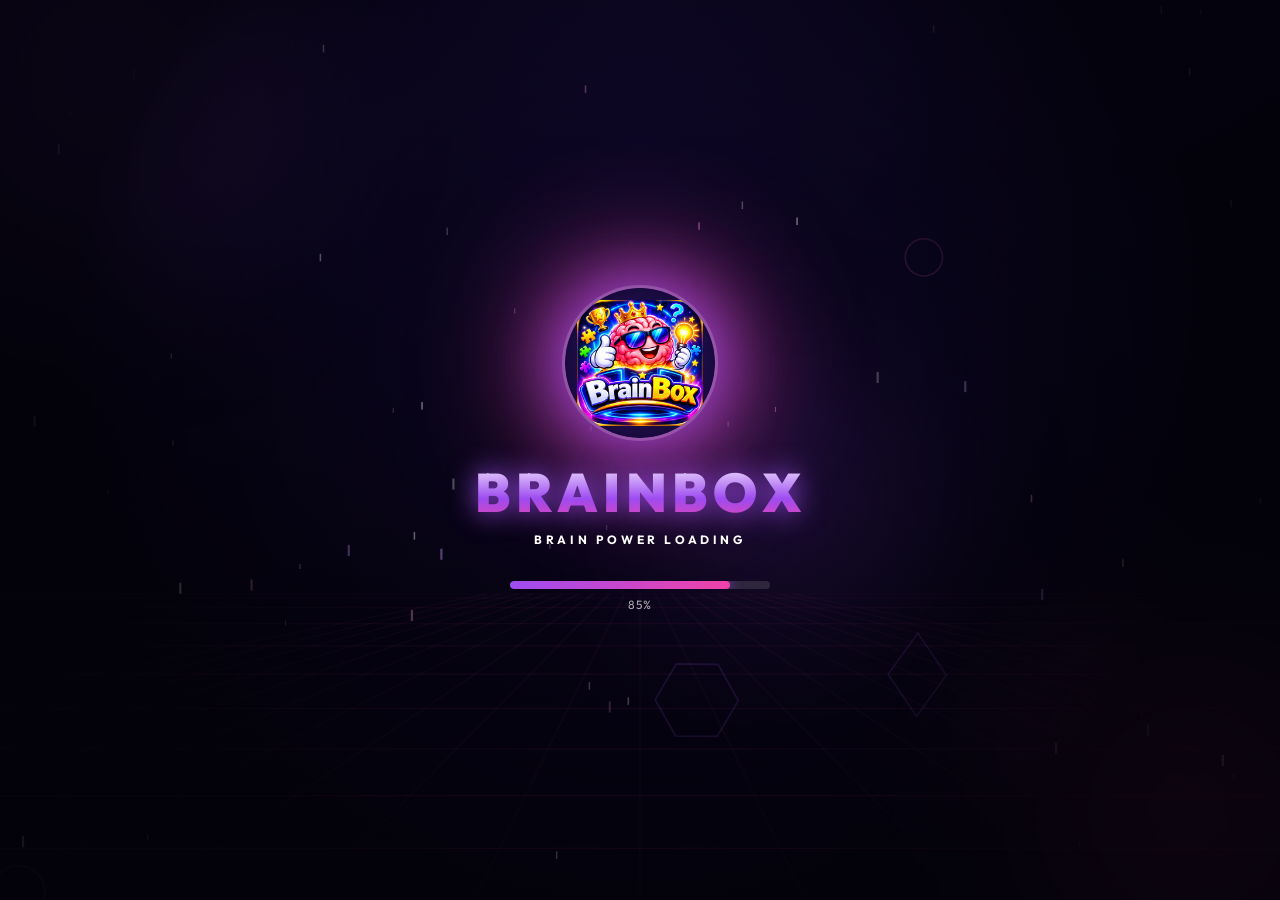
<file: index.html>
<!DOCTYPE html>
<html lang="hi">
<head>
<meta charset="UTF-8">
<meta name="viewport" content="width=device-width,initial-scale=1,maximum-scale=1,user-scalable=no,viewport-fit=cover">
<meta name="theme-color" content="#0a0720">
<title>BrainBox Games</title>
<link rel="manifest" href="manifest.json">
<link rel="icon" type="image/png" href="favicon.png">
<link rel="apple-touch-icon" href="apple-touch-icon.png">
<meta name="apple-mobile-web-app-capable" content="yes">
<meta name="mobile-web-app-capable" content="yes">
<meta name="apple-mobile-web-app-title" content="BrainBox">
<meta name="apple-mobile-web-app-status-bar-style" content="black-translucent">
<link href="https://fonts.googleapis.com/css2?family=Outfit:wght@400;600;800;900&display=swap" rel="stylesheet">
<link rel="stylesheet" href="ui.css">
<style>
#hub{padding-top:max(14px,env(safe-area-inset-top))}
.hubhead{display:flex;flex-direction:column;align-items:center;text-align:center;margin:8px 0 14px}
.hubhead .wordmark{font-size:clamp(34px,10vw,46px)}
.gcards{display:grid;gap:14px;margin-top:4px}
.gc{position:relative;display:flex;align-items:center;gap:16px;padding:16px;border-radius:26px;text-decoration:none;color:#fff;text-align:left;
 background:linear-gradient(150deg,rgba(255,255,255,.14),rgba(255,255,255,.04));border:1px solid rgba(255,255,255,.2);backdrop-filter:blur(16px);-webkit-backdrop-filter:blur(16px);
 box-shadow:0 18px 40px -18px rgba(0,0,0,.7);transition:transform .2s;overflow:hidden;transform-style:preserve-3d;animation:gcin .7s both}
.gc:nth-child(2){animation-delay:.12s}
@keyframes gcin{from{opacity:0;transform:translateY(40px) scale(.94)}to{opacity:1;transform:none}}
.gc::before{content:"";position:absolute;inset:-1px;border-radius:26px;padding:1.5px;background:conic-gradient(from var(--ang,0deg),var(--c1),transparent 30%,var(--c2),transparent 70%,var(--c1));-webkit-mask:linear-gradient(#000 0 0) content-box,linear-gradient(#000 0 0);-webkit-mask-composite:xor;mask-composite:exclude;animation:spin 6s linear infinite;pointer-events:none}
@property --ang{syntax:'<angle>';inherits:false;initial-value:0deg}
@keyframes spin{to{--ang:360deg}}
.gc:active{transform:scale(.97)}
.gc .gl{flex:none;filter:drop-shadow(0 8px 14px rgba(0,0,0,.5))}
.gc .gi{flex:1;min-width:0}
.gc b{display:block;font-size:25px;font-weight:900;letter-spacing:.06em;line-height:1.1}
.gc small{display:block;opacity:.75;font-size:14px;margin-top:2px}
.gc .prog{display:inline-block;margin-top:8px;padding:4px 12px;border-radius:20px;background:rgba(255,255,255,.14);font-weight:800;font-size:13px}
.gc .go{flex:none;width:46px;height:46px;border-radius:50%;display:flex;align-items:center;justify-content:center;font-size:20px;background:linear-gradient(135deg,var(--c1),var(--c2));box-shadow:0 8px 20px -6px var(--c1)}
.gc.m{--c1:#ff4fa3;--c2:#18d2ff}
.gc.x{--c1:#ffb703;--c2:#c026d3}
.hubfoot{text-align:center;margin-top:16px;opacity:.55;font-size:13px}
#inst{margin-top:14px}
#inst[hidden],#ios[hidden]{display:none}
#ios{text-align:center;opacity:.8;font-size:14px;margin:12px 20px 0}
.streak{display:flex;justify-content:center;gap:8px;margin:2px 0 12px;font-weight:700;font-size:14px;opacity:.9}
.streak span{background:rgba(255,255,255,.1);border:1px solid rgba(255,255,255,.14);padding:5px 12px;border-radius:20px}

/* ---- intro ---- */
#intro{position:fixed;inset:0;z-index:100;display:flex;flex-direction:column;align-items:center;justify-content:center;background:radial-gradient(circle at 50% 42%,rgba(20,8,50,.35),rgba(3,2,10,.92) 70%);transition:opacity .7s ease,transform .7s ease}
#intro.out{opacity:0;transform:scale(1.5);pointer-events:none}
#app{transition:opacity .7s ease}
body.introing #app{opacity:0;pointer-events:none}
.icube{animation:cubein 1.3s cubic-bezier(.2,1.1,.3,1) both;filter:drop-shadow(0 0 34px var(--a1)) drop-shadow(0 0 60px var(--a2));position:relative}
@keyframes cubein{0%{opacity:0;transform:scale(0) rotate(-540deg)}60%{opacity:1;transform:scale(1.18) rotate(12deg)}100%{transform:scale(1) rotate(0)}}
.ring{position:absolute;left:50%;top:50%;width:150px;height:150px;margin:-75px 0 0 -75px;border-radius:50%;border:3px solid #fff;opacity:0;animation:ring 1.3s .9s ease-out both;pointer-events:none}
.ring.r2{animation-delay:1.1s;border-color:var(--a2)}
@keyframes ring{0%{opacity:.9;transform:scale(.3)}100%{opacity:0;transform:scale(5)}}
#iword{display:flex;gap:2px;margin-top:20px;font-weight:900;font-size:clamp(36px,11vw,54px);letter-spacing:.06em}
#iword span{display:inline-block;opacity:0;background:linear-gradient(180deg,#fff,var(--a1) 60%,var(--a2));-webkit-background-clip:text;background-clip:text;color:transparent;filter:drop-shadow(0 0 14px var(--a1));animation:ldrop .6s cubic-bezier(.2,1.5,.4,1) both}
@keyframes ldrop{0%{opacity:0;transform:translateY(-60px) scale(1.6) rotate(-12deg)}100%{opacity:1;transform:none}}
#itag{margin-top:6px;opacity:0;font-weight:700;letter-spacing:.3em;font-size:12px;animation:fade 1s 2.1s both;text-transform:uppercase}
.load{width:min(68vw,260px);margin-top:34px;opacity:0;animation:fade .6s 1.4s both}
.load .track{height:8px}
.load i{display:block;height:100%;width:0;border-radius:9px;background:linear-gradient(90deg,var(--a1),var(--a2));box-shadow:0 0 14px var(--a1);transition:width .15s}
.load small{display:block;text-align:center;margin-top:8px;opacity:.65;font-size:12px;letter-spacing:.1em}
#tnc{margin-top:16px;font-size:12px;opacity:.65;display:none}#tnc a{color:#fff;text-decoration:underline}
#tap{margin-top:34px;font-weight:900;letter-spacing:.25em;font-size:16px;padding:14px 34px;border-radius:40px;background:linear-gradient(120deg,var(--a1),var(--a2));box-shadow:0 10px 40px -8px var(--a1);animation:tp 1.2s ease-in-out infinite;display:none}
@keyframes tp{50%{transform:scale(1.08);box-shadow:0 10px 60px -4px var(--a2)}}
</style>
</head>
<body>
<div id="bg"><i></i><i></i><i></i></div>
<canvas id="sky"></canvas>
<canvas id="fx"></canvas>

<main id="app">
 <section id="hub" class="screen active">
  <div class="topbar"><div class="pbar" id="pbar"></div></div>
  <div class="hubhead">
   <div class="floaty" id="hubLogo"></div>
   <div class="wordmark glitch" data-text="BRAINBOX">BRAINBOX</div>
   <div class="tagline">Do games · Zero rupaye · Unlimited maza</div>
  </div>
  <div class="streak"><span id="stStreak"></span><span id="stDay"></span></div>
  <div class="gcards">
   <a class="gc x" href="mergex.html" id="cardX">
    <div class="gl" id="lgX"></div>
    <div class="gi"><b>MERGEX</b><small>Tiles jodo, limit todo</small><span class="prog" id="pgX">Level 1</span></div>
    <div class="go">▶</div>
   </a>
   <a class="gc m" href="memora.html" id="cardM">
    <div class="gl" id="lgM"></div>
    <div class="gi"><b>MEMORA</b><small>Dimaag ko challenge do</small><span class="prog" id="pgM">Level 1</span></div>
    <div class="go">▶</div>
   </a>
  </div>
  <button class="btn" id="inst" hidden>📲 App install karo</button>
  <p id="ios" hidden>iPhone par: Share button dabao, phir <b>Add to Home Screen</b> chuno.</p>
  <div class="hubfoot">Levels kabhi khatam nahi hote ∞ · Offline bhi chalta hai<br><a href="terms.html" style="color:inherit;text-decoration:underline">📜 Terms &amp; Conditions</a></div>
 </section>
</main>

<div id="intro" style="display:none">
 <div class="icube" id="icube"></div>
 <div class="ring"></div><div class="ring r2"></div>
 <div id="iword"></div>
 <div id="itag">Brain power loading</div>
 <div class="load"><div class="track"><i id="lbar"></i></div><small id="ltxt">0%</small></div>
 <button id="tap">TAP TO START</button>
 <div id="tnc">Start karke aap <a href="terms.html">Terms &amp; Conditions</a> se sehmat ho</div>
</div>

<div class="modal" id="modal"><div class="sheet" id="sheet"></div></div>

<script src="sound.js"></script>
<script src="core.js"></script>
<script>
Sky.init('hub');fxInit();
const W=worldOf(1);setPalette(W.h1,W.h2);

function readLS(k){try{return JSON.parse(localStorage.getItem(k)||'null')}catch(e){return null}}
function refresh(){
 $('pbar').innerHTML=Player.bar();
 $('hubLogo').innerHTML=logoHub(120);
 $('lgM').innerHTML=logoMemora(84);
 $('lgX').innerHTML=logoMergex(84);
 const m=readLS('memora_v2'),x=readLS('mergex_v2');
 const ml=m&&m.unlocked||1,xl=x&&x.camp||1;
 $('pgM').textContent='Level '+ml+' · '+worldOf(ml).name;
 $('pgX').textContent='Level '+xl+' · '+worldOf(xl).name;
 $('stStreak').textContent='🔥 '+Player.d.streak+' din ka streak';
 $('stDay').textContent='⭐ Player Lv '+Player.lvl();
}

/* intro */
const intro=$('intro');
function startIntro(){
 intro.style.display='flex';document.body.classList.add('introing');Sky.setMode('intro');
 $('icube').innerHTML=logoHub(150);
 $('iword').innerHTML='BRAINBOX'.split('').map((c,i)=>'<span style="animation-delay:'+(0.9+i*.07)+'s">'+c+'</span>').join('');
 setTimeout(()=>{burst(innerWidth/2,innerHeight*.36,40);Snd.sfx('impact')},900);
 let p=0;const lb=$('lbar'),lt=$('ltxt');
 const iv=setInterval(()=>{
  p=Math.min(100,p+4+Math.random()*9);
  lb.style.width=p+'%';lt.textContent=Math.round(p)+'%';
  if(p>=100){clearInterval(iv);setTimeout(()=>{document.querySelector('.load').style.display='none';$('tap').style.display='block';$('tnc').style.display='block'},250)}
 },110);
 setTimeout(()=>{},0);
}
$('tap').onclick=()=>{
 Snd.unlock();Snd.music('hub',3);sfxc.whoosh();vib(25);burst(innerWidth/2,innerHeight*.7,50);
 try{sessionStorage.setItem('bb_intro','1')}catch(e){}
 closeIntro();
};
function closeIntro(){
 intro.classList.add('out');document.body.classList.remove('introing');Sky.setMode('hub');
 setTimeout(()=>{intro.style.display='none'},700);
}
let seen=false;try{seen=sessionStorage.getItem('bb_intro')==='1'}catch(e){}
refresh();
if(!seen)startIntro();else Snd.music('hub',3);

/* install */
let dp=null;
const standalone=matchMedia('(display-mode: standalone)').matches||navigator.standalone;
addEventListener('beforeinstallprompt',e=>{e.preventDefault();dp=e;if(!standalone)$('inst').hidden=false});
$('inst').onclick=async()=>{if(!dp)return;dp.prompt();await dp.userChoice;dp=null;$('inst').hidden=true};
addEventListener('appinstalled',()=>{$('inst').hidden=true});
if(/iphone|ipad|ipod/i.test(navigator.userAgent)&&!standalone)$('ios').hidden=false;
window.addEventListener('pageshow',refresh);
if('serviceWorker' in navigator)addEventListener('load',()=>navigator.serviceWorker.register('sw.js').catch(()=>{}));
</script>
</body>
</html>
</file>
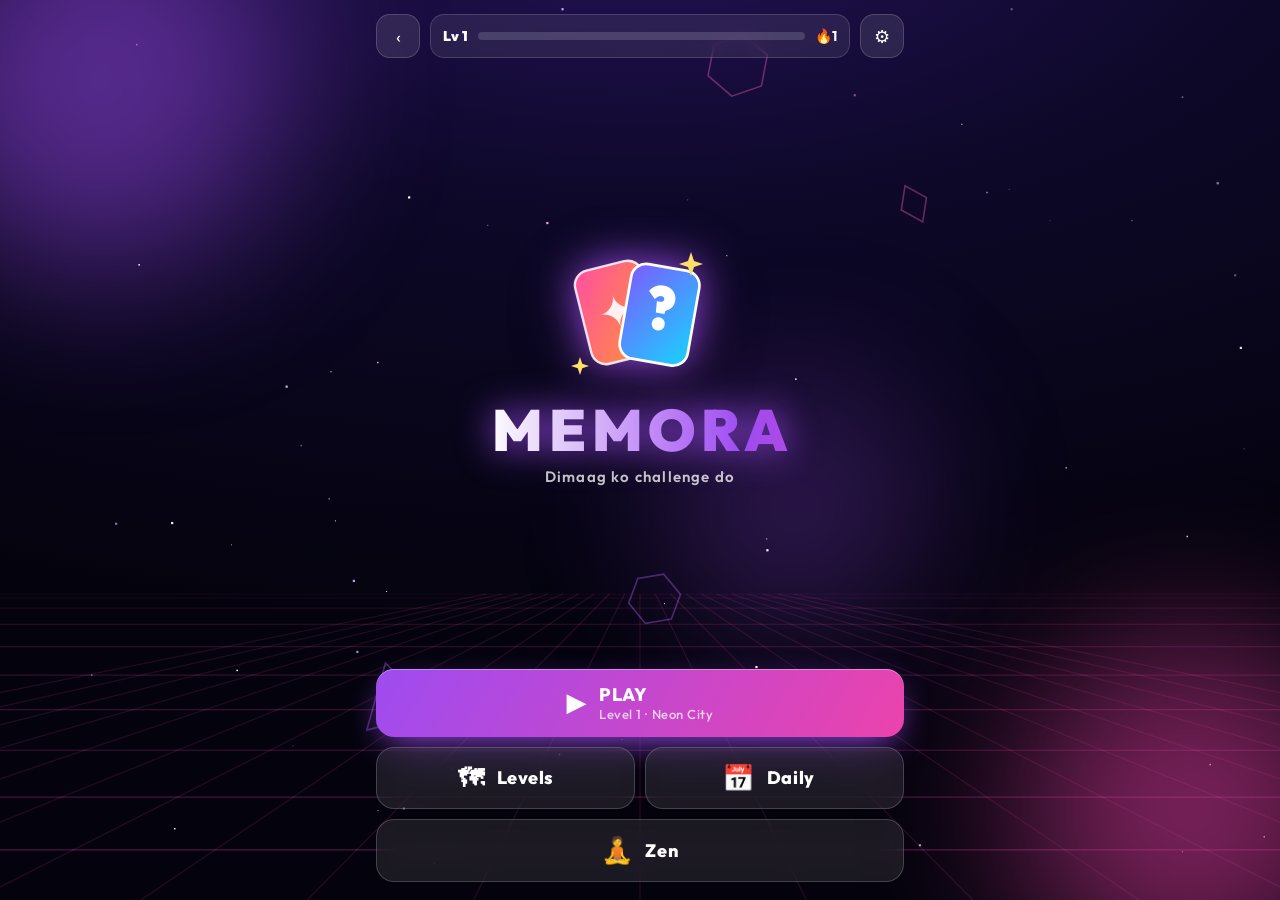
<file: memora.html>
<!DOCTYPE html>
<html lang="hi">
<head>
<meta charset="UTF-8">
<meta name="viewport" content="width=device-width,initial-scale=1,maximum-scale=1,user-scalable=no,viewport-fit=cover">
<meta name="theme-color" content="#0a0720">
<title>MEMORA - Memory Game</title>
<link rel="manifest" href="manifest.json">
<link rel="icon" type="image/png" href="favicon.png">
<link rel="apple-touch-icon" href="apple-touch-icon.png">
<meta name="apple-mobile-web-app-capable" content="yes">
<meta name="mobile-web-app-capable" content="yes">
<meta name="apple-mobile-web-app-status-bar-style" content="black-translucent">
<link href="https://fonts.googleapis.com/css2?family=Outfit:wght@400;600;800;900&display=swap" rel="stylesheet">
<link rel="stylesheet" href="ui.css">
<style>
#lives{height:22px;text-align:center;font-size:16px;letter-spacing:2px;margin-top:2px}
.timer{display:flex;align-items:center;gap:10px;margin:10px 0 2px}
#timerBar{height:100%;width:100%;border-radius:9px;background:linear-gradient(90deg,#06d6a0,#ffd166);transition:width .15s linear,background .3s}
#timerBar.low{background:linear-gradient(90deg,#ef476f,#ff9f1c)}
.timer.frozen #timerBar{background:linear-gradient(90deg,#7dd3fc,#e0f2fe);box-shadow:0 0 16px #7dd3fc}
#timerTxt{font-weight:800;min-width:42px;text-align:right}
#boardWrap{flex:1;min-height:0;display:flex;align-items:center;justify-content:center}
#board{display:grid;justify-content:center;padding:12px;border-radius:26px;background:linear-gradient(160deg,rgba(255,255,255,.09),rgba(255,255,255,.02));border:1px solid rgba(255,255,255,.14);box-shadow:0 24px 60px -20px rgba(0,0,0,.7),0 0 50px -18px var(--a1),inset 0 1px 0 rgba(255,255,255,.15);backdrop-filter:blur(8px)}
.card{width:var(--sz);height:var(--sz);perspective:700px;cursor:pointer;touch-action:manipulation;animation:pop .5s cubic-bezier(.2,1.4,.4,1) both}
@keyframes pop{from{opacity:0;transform:scale(.3) rotate(-12deg)}to{opacity:1;transform:none}}
.card .in{position:relative;width:100%;height:100%;transform-style:preserve-3d;transition:transform .5s cubic-bezier(.4,.2,.2,1.15)}
.card.flip .in{transform:rotateY(180deg)}
.face{position:absolute;inset:0;border-radius:calc(var(--sz)*.22);backface-visibility:hidden;-webkit-backface-visibility:hidden;display:flex;align-items:center;justify-content:center;overflow:hidden}
.front{background:linear-gradient(135deg,var(--a1),var(--a2));box-shadow:inset 0 0 0 2px rgba(255,255,255,.3),0 8px 18px rgba(0,0,0,.4);color:rgba(255,255,255,.8);font-size:calc(var(--sz)*.4)}
.front::before{content:"";position:absolute;inset:7%;border-radius:calc(var(--sz)*.17);border:1.5px dashed rgba(255,255,255,.35)}
.front::after{content:"";position:absolute;inset:0;background:linear-gradient(115deg,transparent 35%,rgba(255,255,255,.38) 50%,transparent 65%);transform:translateX(-120%);animation:sweep 4s ease-in-out infinite}
@keyframes sweep{0%,60%{transform:translateX(-120%)}100%{transform:translateX(120%)}}
.back{transform:rotateY(180deg);background:linear-gradient(160deg,#fff,#e4e0ff);font-size:calc(var(--sz)*.55);box-shadow:0 8px 18px rgba(0,0,0,.35)}
.card.match{animation:matchPop .55s}
.card.match .back{background:linear-gradient(160deg,#d1fae5,#6ee7b7);box-shadow:0 0 26px #34d399aa}
@keyframes matchPop{40%{transform:scale(1.18)}100%{transform:scale(1)}}
.card.shake .in{animation:shake .4s}
@keyframes shake{0%,100%{transform:rotateY(180deg) translateX(0)}25%{transform:rotateY(180deg) translateX(-7px)}75%{transform:rotateY(180deg) translateX(7px)}}
.card.wobble{animation:wob .45s}
@keyframes wob{25%{transform:rotate(-9deg) scale(.9)}75%{transform:rotate(9deg) scale(1.08)}}
.moves{flex:1;text-align:center;opacity:.85;font-weight:700}.moves b{font-size:20px}
.mini{width:56px;height:56px;perspective:300px}
</style>
</head>
<body>
<div id="bg"><i></i><i></i><i></i></div>
<canvas id="sky"></canvas>
<canvas id="fx"></canvas>

<main id="app">
 <!-- HOME -->
 <section id="home" class="screen active">
  <div class="topbar">
   <a class="icon" href="index.html">‹</a>
   <div class="pbar" id="pbar"></div>
   <button class="icon" onclick="settingsModal()">⚙</button>
  </div>
  <div class="hero">
   <div class="floaty" id="mLogo"></div>
   <div class="wordmark glitch" data-text="MEMORA">MEMORA</div>
   <div class="tagline">Dimaag ko challenge do</div>
  </div>
  <div class="menu">
   <button class="btn big primary" onclick="playCurrent()"><span class="bi">▶</span><span class="bt">PLAY<small id="curLabel"></small></span></button>
   <div class="row2">
    <button class="btn big" onclick="openLevels()"><span class="bi">🗺</span>Levels</button>
    <button class="btn big" onclick="startDaily()"><span class="bi">📅</span>Daily <span id="dailyBadge"></span></button>
   </div>
   <div class="row2">
    <button class="btn big" onclick="startZen()"><span class="bi">🧘</span>Zen</button>
    <button class="btn big" id="btnLB" onclick="lbOpen()" style="display:none"><span class="bi">🏆</span>Ranks</button>
   </div>
  </div>
 </section>

 <!-- LEVEL MAP -->
 <section id="levels" class="screen">
  <div class="topbar"><button class="icon" onclick="go('home')">‹</button><div class="pbar" id="pbar2"></div></div>
  <div id="wmBox" style="display:flex;flex-direction:column;flex:1;min-height:0"></div>
 </section>

 <!-- GAME -->
 <section id="game" class="screen">
  <header class="hud">
   <button class="icon" onclick="pauseGame()">⏸</button>
   <div class="hud-mid"><div id="lvlName"></div><div class="tag-mod" id="modTag"></div><div class="combo" id="combo"></div></div>
   <div class="scorebox"><small>SCORE</small><b id="score">0</b></div>
  </header>
  <div class="timer" id="timerWrap"><div class="track"><div id="timerBar"></div></div><span id="timerTxt"></span></div>
  <div id="lives"></div>
  <div id="boardWrap"><div id="board"></div></div>
  <footer class="power">
   <button class="pw" id="pPeek" onclick="usePeek()">👁 Peek <em id="nPeek">2</em></button>
   <div class="moves">Moves <b id="moves">0</b></div>
   <button class="pw" id="pFreeze" onclick="useFreeze()">❄ Freeze <em id="nFreeze">1</em></button>
  </footer>
 </section>
</main>

<div class="vig" id="vig"></div>
<div class="modal" id="modal"><div class="sheet" id="sheet"></div></div>

<script src="sound.js"></script>
<script src="core.js"></script>
<script src="lb.js"></script>
<script>
Sky.init('hub');fxInit();

/* ---------- DATA ---------- */
const PACKS=[
 ['🐶','🐱','🦁','🐼','🦊','🐸','🐵','🐯','🐨','🐰','🦄','🐙','🦋','🐢','🐧','🦉','🐳','🦒'],
 ['🍕','🍔','🍟','🌮','🍩','🍦','🍓','🍉','🍇','🥑','🍪','🍿','🍣','🥐','🍒','🥭','🍌','🧁'],
 ['🚀','🌍','🌙','⭐','☀️','🪐','👽','🛸','☄️','🌌','🔭','🛰️','🌠','🌟','🌑','⚡','🔥','💫'],
 ['😀','😎','🤩','🥳','😍','🤯','😴','🤖','👻','💀','🎃','😈','🥶','🤠','😇','🤡','🙈','😱']
];
const MODS={
 shuffle:{n:'SHUFFLE',i:'🔀',d:'Cards khud badal jate hain'},
 lives:{n:'LIVES',i:'❤️',d:'Galtiyan limited hain'},
 fog:{n:'FOG',i:'🌫',d:'Cards jaldi chhup jate hain'},
 rush:{n:'RUSH',i:'⚡',d:'Timer tez chalta hai'}
};
const PL=[2,3,4,5,6,7,8,9,10,12,14,15,16,18];

/* infinite level generator */
function levelSpec(n){
 let pairs=PL[Math.min(PL.length-1,Math.floor((n+1)/3))];
 const boss=n%10===0;
 let mods=[];
 if(boss)mods=['lives','shuffle'];
 else if(n>=6){const m=[null,'shuffle','lives','fog','rush',null][hash('m'+n)%6];if(m)mods=[m]}
 if(boss&&n>=60)mods.push('fog');
 /* sab levels jeetne layak (simulation se test): shuffle/lives wale levels me pairs limited */
 if(mods.includes('shuffle'))pairs=Math.min(pairs,boss?10:12);
 if(mods.includes('lives')&&!boss)pairs=Math.min(pairs,16);
 const time=Math.round(Math.max(pairs*5.5+14,(pairs*9+16)*Math.max(.8,1-n/800))*(boss?1.2:1)*(mods.includes('shuffle')?1.2:1));
 const lives=mods.includes('lives')?Math.round(pairs*(boss?1.0:1.15))+4:0;
 return{pairs,time,mods,lives,boss,pack:worldOf(n).w%4,peeks:mods.includes('fog')?1:2};
}

/* ---------- SAVE ---------- */
let S={unlocked:1,stars:{},daily:{}};
try{Object.assign(S,JSON.parse(localStorage.getItem('memora_v2')||'{}'))}catch(e){}
function save(){try{localStorage.setItem('memora_v2',JSON.stringify(S))}catch(e){}}
function onReset(){
 if(!confirm('Memora ka saara progress delete ho jayega. Pakka?'))return;
 S={unlocked:1,stars:{},daily:{}};save();closeModal();refreshHome();toast('Progress reset ho gaya');
}

/* ---------- SCREENS ---------- */
function onScreen(id){Sky.setMode(id==='home'?'hub':'game');if(id==='home')Snd.music('hub',3);else if(id==='levels')Snd.music('hub',5);else if(id==='game'&&Snd.mode!=='game'&&Snd.mode!=='boss'&&Snd.mode!=='zen')Snd.music('game',13)}
function refreshHome(){
 const w=worldOf(S.unlocked);setPalette(w.h1,w.h2);
 $('pbar').innerHTML=Player.bar();
 $('mLogo').innerHTML=logoMemora(150);
 $('curLabel').textContent='Level '+S.unlocked+' · '+w.name;
 $('dailyBadge').textContent=S.daily[todayStr()]?'✅':'';
 $('btnLB').style.display=LB.on?'flex':'none';
}
let mapW=0;
function openLevels(){mapW=Math.floor((S.unlocked-1)/10);renderMap();go('levels');setTimeout(mapFocus,60)}
function renderMap(){
 $('pbar2').innerHTML=Player.bar();
 const w=worldOf(mapW*10+1);setPalette(w.h1,w.h2);
 $('wmBox').innerHTML=mapPage(mapW,{unlocked:S.unlocked,starsOf:n=>S.stars[n]||0,pick:'startLevel',subOf:n=>levelSpec(n).pairs+' pairs'});
}
function mapNav(d){mapW=Math.max(0,mapW+d);renderMap();setTimeout(mapFocus,30)}
function playCurrent(){startLevel(S.unlocked)}
function startLevel(n){
 const sp=levelSpec(n);
 startGame(Object.assign({mode:'campaign',lvl:n,name:'Level '+n},sp));
}
function startDaily(){const d=todayStr();startGame({mode:'daily',date:d,seed:hash('memora'+d),pairs:8,time:0,mods:[],lives:0,pack:hash(d)%4,peeks:2,name:'📅 Daily '+d.slice(5)})}
function startZen(){startGame({mode:'zen',pairs:8,time:0,mods:[],lives:0,pack:Math.floor(Math.random()*4),peeks:2,name:'🧘 Zen Mode'})}

/* ---------- GAME CORE ---------- */
let G=null,tm=0;
function startGame(cfg){
 closeModal();clearInterval(tm);
 G=Object.assign({},cfg,{cfg,moves:0,score:0,combo:0,maxCombo:0,matched:0,open:[],lock:false,started:false,paused:false,over:false,frozenUntil:0,peeks:cfg.peeks,freezes:1,left:cfg.time,bonus:0,last:0,livesLeft:cfg.lives||0});
 if(cfg.mode==='campaign'){const w=worldOf(cfg.lvl);setPalette(w.h1,w.h2)}
 const r=cfg.seed?rng(cfg.seed):Math.random;
 const set=shuffleArr(PACKS[cfg.pack],r).slice(0,cfg.pairs);
 const deck=shuffleArr([...set,...set],r);
 const b=$('board');b.innerHTML='';
 G.cards=deck.map((e,i)=>{
  const el=document.createElement('div');el.className='card';
  el.innerHTML='<div class="in"><div class="face front"><span>✦</span></div><div class="face back"><span>'+e+'</span></div></div>';
  el.style.animationDelay=(i*24)+'ms';
  el.onclick=()=>flip(i);
  b.appendChild(el);
  return{e,el,s:0};
 });
 $('lvlName').textContent=cfg.name;
 $('modTag').textContent=cfg.mods.length?cfg.mods.map(m=>MODS[m].i+' '+MODS[m].n).join('  ·  ')+(cfg.boss?'  ·  👑 BOSS':''):(cfg.boss?'👑 BOSS':'');
 $('timerWrap').style.display=cfg.time?'flex':'none';
 $('pFreeze').style.visibility=cfg.time?'visible':'hidden';
 $('timerWrap').classList.remove('frozen');
 $('moves').textContent=0;$('score').textContent=0;
 updHUD();updTimer();renderLives();go('game');requestAnimationFrame(fit);
 Snd.music(cfg.mode==='zen'?'zen':cfg.boss?'boss':'game',cfg.lvl?worldOf(cfg.lvl).w*7+3:(cfg.seed||11));if(cfg.boss){Snd.sfx('boss');setPalette(350,42);flashFx('#ff2d55')}else Snd.sfx('whoosh');
 if(cfg.boss)banner('👑 BOSS LEVEL',cfg.mods.map(m=>MODS[m].d).join(' · '));
 else if(cfg.mods.length)banner(MODS[cfg.mods[0]].i+' '+MODS[cfg.mods[0]].n,MODS[cfg.mods[0]].d);
 else if(cfg.mode==='campaign'&&cfg.lvl===1)toast('Cards par tap karo, jodi dhoondo! 👆');
}
function bestCols(count,W,H,gap){
 let best=null;
 for(let c=2;c<=7;c++){
  const r=Math.ceil(count/c);
  if(c*r-count>=c)continue;
  const waste=c*r-count,sz=Math.min((W-gap*(c-1))/c,(H-gap*(r-1))/r),score=sz*(waste?.82:1);
  if(!best||score>best.score)best={c,r,sz,score};
 }
 return best||{c:4,sz:60};
}
function fit(){
 if(!G)return;
 const w=$('boardWrap');if(!w.clientWidth)return;
 const P=12,gap=8,b=bestCols(G.cards.length,w.clientWidth-P*2,w.clientHeight-P*2,gap);
 const sz=Math.max(34,Math.floor(Math.min(b.sz,120)));
 const el=$('board');
 el.style.gridTemplateColumns='repeat('+b.c+','+sz+'px)';el.style.gap=gap+'px';el.style.setProperty('--sz',sz+'px');
}
addEventListener('resize',fit);
function renderLives(){
 const L=G&&G.mods.includes('lives')?G.livesLeft:0;
 $('lives').textContent=L>0?(L>9?'❤️ × '+L:'❤️'.repeat(L)):'';
}
function burstAt(el,pts){
 const r=el.getBoundingClientRect(),x=r.left+r.width/2,y=r.top+r.height/2;
 burst(x,y);
 if(pts){ringFx(x,y,G.combo>2?'#ffb703':'#18d2ff',G.combo>2?12:8);if(G.combo>=3)shakeEl($('board'),300);if(G.combo>=5)sparkles(x,y,6);const f=document.createElement('div');f.className='float';
  f.textContent='+'+pts+(G.combo>1?'  🔥x'+G.combo:'');f.style.left=x+'px';f.style.top=y+'px';
  document.body.appendChild(f);setTimeout(()=>f.remove(),900)}
}
const sfx={
 flip:()=>Snd.sfx('flip'),
 match:()=>{Snd.sfx('match',G?G.combo:1);if(G&&G.combo>=3&&G.combo%3===0)setTimeout(()=>Snd.sfx('combo',G.combo),160)},
 miss:()=>Snd.sfx('miss'),
 pow:()=>Snd.sfx('shuffle')
};
function flip(i){
 if(!G||G.over||G.paused||G.lock)return;
 const c=G.cards[i];if(c.s)return;
 if(!G.started){G.started=true;G.last=performance.now();timerStart()}
 c.s=1;c.el.style.animationDelay='0s';c.el.classList.add('flip');sfx.flip();vib(8);
 G.open.push(i);
 if(G.open.length<2)return;
 G.moves++;$('moves').textContent=G.moves;
 const a=G.cards[G.open[0]],b=G.cards[G.open[1]];G.open=[];G.lock=true;
 if(a.e===b.e){
  setTimeout(()=>{
   a.s=b.s=2;
   [a,b].forEach(x=>{x.el.style.animationDelay='0s';x.el.classList.add('match')});
   G.combo++;G.maxCombo=Math.max(G.maxCombo,G.combo);
   const pts=100*G.combo;G.score+=pts;
   sfx.match();vib([20,30,20]);
   burstAt(a.el,pts);burstAt(b.el);
   G.matched++;G.lock=false;updHUD(true);
   if(G.matched===G.pairs)win();else afterPair();
  },380);
 }else{
  G.combo=0;
  const hide=G.mods.includes('fog')?520:860;
  setTimeout(()=>{a.el.classList.add('shake');b.el.classList.add('shake');sfx.miss();vib(60);flashFx('rgba(255,40,70,.5)')},220);
  setTimeout(()=>{
   a.s=b.s=0;
   [a,b].forEach(x=>x.el.classList.remove('flip','shake'));
   G.lock=false;
   if(G.mods.includes('lives')){G.livesLeft--;renderLives();if(G.livesLeft<=0){lose('lives');return}}
   updHUD();afterPair();
  },hide);
 }
}
function afterPair(){
 if(!G.mods.includes('shuffle'))return;
 const K=Math.max(7,9-Math.floor((G.lvl||0)/100));
 if(G.moves%K===0)reshuffle();
}
function reshuffle(){
 const idx=G.cards.map((c,i)=>c.s===0?i:-1).filter(i=>i>=0);
 if(idx.length<3)return;
 const es=shuffleArr(idx.map(i=>G.cards[i].e),Math.random);
 G.lock=true;
 idx.forEach((i,k)=>{
  const c=G.cards[i];c.e=es[k];
  c.el.querySelector('.back span').textContent=es[k];
  c.el.classList.remove('wobble');void c.el.offsetWidth;c.el.classList.add('wobble');
 });
 Snd.sfx('shuffle');toast('🔀 Cards badal gaye!');
 setTimeout(()=>{G.lock=false;idx.forEach(i=>G.cards[i].el.classList.remove('wobble'))},480);
}
function updHUD(bump){
 $('score').textContent=G.score;
 if(bump){const s=$('score');s.classList.remove('bump');void s.offsetWidth;s.classList.add('bump')}
 const cb=$('combo');
 cb.textContent=G.combo>1?'🔥 COMBO x'+G.combo:'';
 if(G.combo>1){cb.classList.remove('pulse');void cb.offsetWidth;cb.classList.add('pulse')}
 $('nPeek').textContent=G.peeks;$('nFreeze').textContent=G.freezes;
 $('pPeek').disabled=G.peeks<=0;$('pFreeze').disabled=G.freezes<=0;
}
function updTimer(){
 if(!G.time)return;
 const p=Math.max(0,G.left/G.time*100);
 $('timerBar').style.width=p+'%';
 $('timerBar').classList.toggle('low',p<25);
 $('timerTxt').textContent=Math.ceil(G.left)+'s';
}
function timerStart(){
 clearInterval(tm);
 if(!G.time)return;
 tm=setInterval(()=>{
  if(!G||G.over||G.paused)return;
  const n=performance.now(),dt=(n-G.last)/1000;G.last=n;
  if(n<G.frozenUntil)return;
  G.left=Math.max(0,G.left-dt*(G.mods.includes('rush')?1.45:1));updTimer();Snd.intensity(G.time&&G.left/G.time<.25?1:0);document.getElementById('vig').classList.toggle('on',!!(G.time&&G.left/G.time<.2&&G.left>0));if(G.time&&G.left<=10&&Math.ceil(G.left)!==G.lt){G.lt=Math.ceil(G.left);Snd.sfx('tick',G.left<=5)}
  if(G.left<=0)lose('time');
 },100);
}

/* ---------- POWER-UPS ---------- */
function usePeek(){
 if(!G||G.over||G.paused||G.lock||G.peeks<=0)return;
 G.peeks--;G.combo=0;G.lock=true;Snd.sfx('peek');vib(30);
 const hid=G.cards.filter(c=>!c.s);
 hid.forEach(c=>c.el.classList.add('flip'));
 updHUD();
 setTimeout(()=>{hid.forEach(c=>{if(!c.s)c.el.classList.remove('flip')});G.lock=false},1300);
}
function useFreeze(){
 if(!G||G.over||G.paused||!G.time||!G.started||G.freezes<=0)return;
 G.freezes--;G.frozenUntil=performance.now()+5000;Snd.sfx('freeze');vib(30);
 $('timerWrap').classList.add('frozen');updHUD();toast('❄ Time 5 second ke liye ruk gaya!');
 setTimeout(()=>$('timerWrap').classList.remove('frozen'),5000);
}

/* ---------- PAUSE / END ---------- */
function pauseGame(){
 if(!G||G.over||G.paused)return;
 G.paused=true;
 modal('<div class="big">⏸</div><h2>Paused</h2><p style="opacity:.7;margin-top:0">Sans lo, phir wapas aao.</p>'
 +'<button class="btn primary" onclick="resumeGame()">▶ Resume</button>'
 +'<button class="btn" onclick="startGame(G.cfg)">🔄 Restart</button>'
 +'<button class="btn ghost" onclick="quitGame()">🏠 Home</button>');
}
function resumeGame(){G.paused=false;G.last=performance.now();closeModal()}
function quitGame(){if(G)G.over=true;clearInterval(tm);closeModal();refreshHome();go('home')}
document.addEventListener('visibilitychange',()=>{
 if(document.hidden&&G&&G.started&&!G.over&&!G.paused&&$('game').classList.contains('active'))pauseGame();
});

function win(){
 G.over=true;clearInterval(tm);
 G.bonus=G.time?Math.round(G.left*10):0;G.score+=G.bonus;
 const ratio=G.moves/G.pairs,extra=G.mods.includes('shuffle')?.7:0;
 const stars=ratio<=1.6+extra?3:ratio<=2.4+extra?2:1;
 let xp=0,lv=null;
 if(G.mode==='campaign'){
  S.stars[G.lvl]=Math.max(S.stars[G.lvl]||0,stars);
  S.unlocked=Math.max(S.unlocked,G.lvl+1);
  xp=20+10*stars+G.pairs+(G.boss?40:0);
 }else if(G.mode==='daily'){
  const old=S.daily[G.date];
  if(!old||G.moves<old.moves)S.daily[G.date]={moves:G.moves,score:G.score,stars};
  xp=15+8*stars;
 }else xp=6;
 lv=Player.add(xp);save();updHUD(true);
 G.shareTxt='MEMORA '+(G.mode==='daily'?'Daily '+G.date:G.name)+'\n'+'⭐'.repeat(stars)+' '+G.moves+' moves · '+G.score+' pts · combo x'+G.maxCombo+'\nBeat karke dikhao! '+location.href;
 setTimeout(()=>{sfxc.win();confetti();cannons();document.getElementById('vig').classList.remove('on');vib([40,60,40,60,120]);showResult(stars,xp,lv)},650);
}
function showResult(stars,xp,lv){
 const camp=G.mode==='campaign';
 modal('<div class="big">'+(G.boss?'👑':stars===3?'🏆':'🎉')+'</div>'
 +'<h2>'+(camp?(G.boss?'BOSS DEFEATED!':'Level '+G.lvl+' Complete!'):'Shabaash!')+'</h2>'
 +'<div class="stars">'+[1,2,3].map(i=>'<i class="'+(i<=stars?'on':'')+'" style="--d:'+(.25*i)+'s">★</i>').join('')+'</div>'
 +'<div class="xpchip">+'+xp+' XP</div>'+(lv&&lv.up?'<div style="font-weight:900;margin:2px 0 8px">⬆ PLAYER LEVEL '+lv.after+'!</div>':'')
 +'<div class="grid2"><div><small>Score</small><b>'+G.score+'</b></div><div><small>Moves</small><b>'+G.moves+'</b></div>'
 +'<div><small>Best Combo</small><b>x'+G.maxCombo+'</b></div><div><small>'+(G.time?'Time Bonus':'Pairs')+'</small><b>'+(G.time?'+'+G.bonus:G.pairs)+'</b></div></div>'
 +(camp?'<button class="btn primary" onclick="startLevel('+(G.lvl+1)+')">Next Level →</button>':'')
 +(LB.on&&G.mode==='daily'?'<button class="btn primary" onclick="lbSubmit()">🏆 Leaderboard par daalo</button>':'')
 +'<button class="btn" onclick="shareText(G.shareTxt)">📤 Share</button>'
 +'<div class="row2"><button class="btn" onclick="startGame(G.cfg)">🔄 Replay</button>'
 +(camp?'<button class="btn" onclick="openLevels()">🗺 Map</button>':'')
 +'<button class="btn" onclick="quitGame()">🏠 Home</button></div>');
}
function lose(why){
 if(G.over)return;
 G.over=true;clearInterval(tm);document.getElementById('vig').classList.remove('on');shakeEl($('board'),500);sfxc.lose();vib([100,50,100]);
 modal('<div class="big">'+(why==='lives'?'💔':'⏰')+'</div><h2>'+(why==='lives'?'Lives Khatam!':'Time Up!')+'</h2>'
 +'<p style="opacity:.8">Aapne '+G.matched+'/'+G.pairs+' pairs jode. Ek aur koshish?</p>'
 +'<button class="btn primary" onclick="startGame(G.cfg)">🔄 Retry</button>'
 +'<button class="btn ghost" onclick="quitGame()">🏠 Home</button>');
}

/* ---------- LEADERBOARD ---------- */
function lbOpen(){LB.open('memora-'+todayStr(),'Daily '+todayStr().slice(5))}
function lbSubmit(){LB.submit('memora-'+G.date,'Daily '+G.date.slice(5),G.score)}

refreshHome();
if('serviceWorker' in navigator)addEventListener('load',()=>navigator.serviceWorker.register('sw.js').catch(()=>{}));
Snd.music('hub',3);
</script>
</body>
</html>
</file>
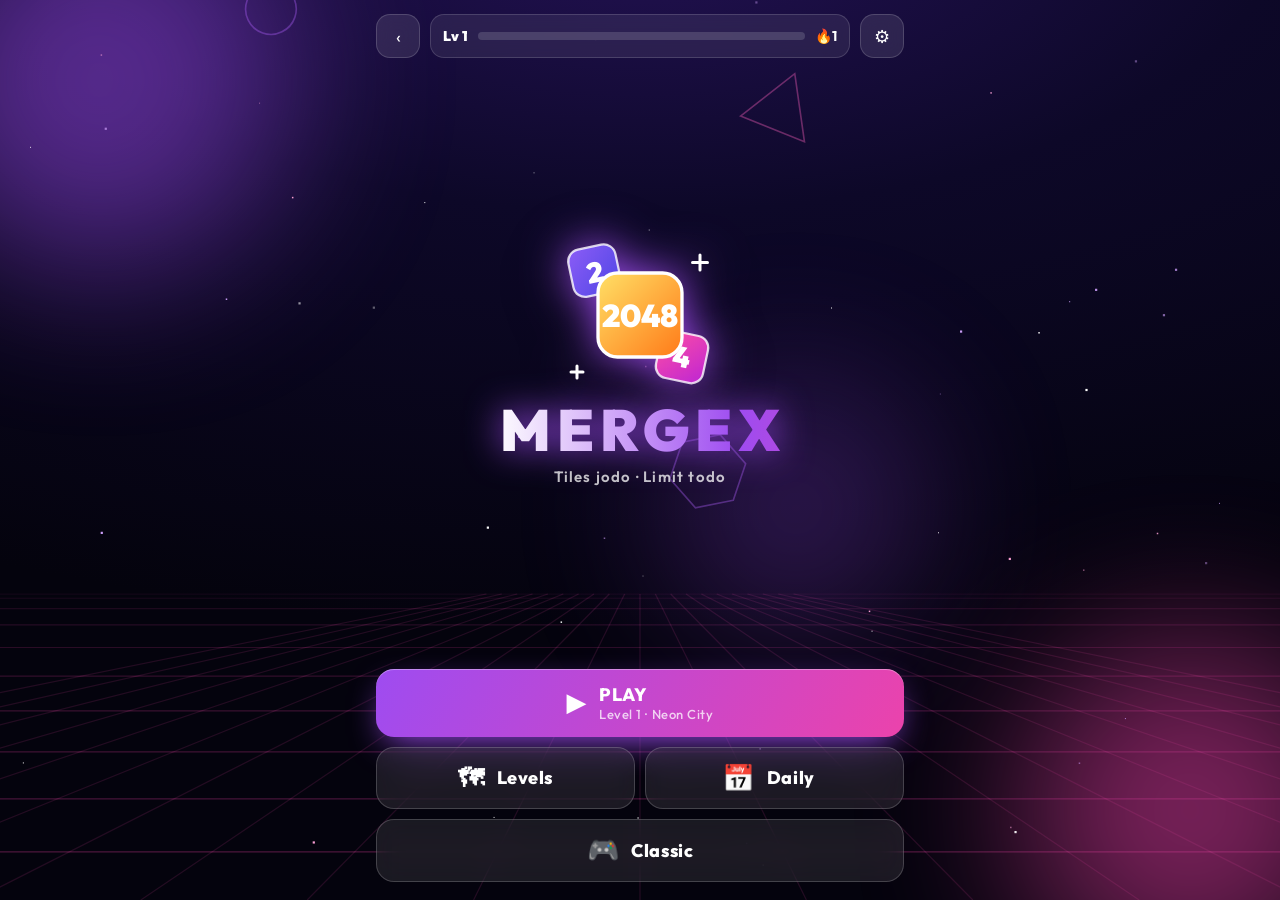
<file: mergex.html>
<!DOCTYPE html>
<html lang="hi">
<head>
<meta charset="UTF-8">
<meta name="viewport" content="width=device-width,initial-scale=1,maximum-scale=1,user-scalable=no,viewport-fit=cover">
<meta name="theme-color" content="#0a0720">
<title>MERGEX 2048</title>
<link rel="manifest" href="manifest.json">
<link rel="icon" type="image/png" href="favicon.png">
<link rel="apple-touch-icon" href="apple-touch-icon.png">
<meta name="apple-mobile-web-app-capable" content="yes">
<meta name="mobile-web-app-capable" content="yes">
<meta name="apple-mobile-web-app-status-bar-style" content="black-translucent">
<link href="https://fonts.googleapis.com/css2?family=Outfit:wght@400;600;800;900&display=swap" rel="stylesheet">
<link rel="stylesheet" href="ui.css">
<style>
#goalbar{margin:10px 0 0}
#goalbar .gl{display:flex;justify-content:space-between;font-weight:800;font-size:14px;margin-bottom:5px}
#goalFill{height:100%;width:0;border-radius:9px;background:linear-gradient(90deg,var(--a1),var(--a2));box-shadow:0 0 12px var(--a1);transition:width .35s}
#movesTxt.low{color:#ff6b6b}
#boardWrap{flex:1;min-height:0;display:flex;align-items:center;justify-content:center;touch-action:none;margin:10px 0}
#board{position:relative;border-radius:24px;background:linear-gradient(160deg,rgba(255,255,255,.1),rgba(255,255,255,.03));border:1px solid rgba(255,255,255,.16);box-shadow:0 24px 60px -18px rgba(0,0,0,.75),0 0 55px -16px var(--a1),inset 0 1px 0 rgba(255,255,255,.16);backdrop-filter:blur(8px)}
#cells{position:absolute;inset:0;display:grid;padding:var(--gap);gap:var(--gap)}
.cellbg{background:rgba(255,255,255,.07);border-radius:calc(var(--cell)*.14);box-shadow:inset 0 2px 6px rgba(0,0,0,.25)}
.tile{position:absolute;left:0;top:0;width:var(--cell);height:var(--cell);transition:transform .12s ease-out;will-change:transform}
.tile .in{width:100%;height:100%;border-radius:calc(var(--cell)*.14);display:flex;align-items:center;justify-content:center;font-weight:900;color:#fff;text-shadow:0 2px 6px rgba(0,0,0,.35);position:relative;overflow:hidden}
.tile .in::after{content:"";position:absolute;inset:0;background:linear-gradient(160deg,rgba(255,255,255,.36),transparent 45%);pointer-events:none}
.tile .in.stone{background:linear-gradient(145deg,#6b7280,#1f2937)!important;color:rgba(255,255,255,.25);box-shadow:inset 0 0 0 2px rgba(255,255,255,.12),0 4px 10px rgba(0,0,0,.4)!important}
.spawnIn{animation:spawnIn .25s .12s both}
.spawnNow{animation:spawnIn .3s both}
.mergeIn{animation:mergeIn .3s .1s both}
.popOut{animation:popOut .25s both}
@keyframes spawnIn{from{opacity:0;transform:scale(.3)}to{opacity:1;transform:scale(1)}}
@keyframes mergeIn{0%{opacity:0;transform:scale(.6)}60%{opacity:1;transform:scale(1.25)}100%{opacity:1;transform:scale(1)}}
@keyframes popOut{to{opacity:0;transform:scale(1.6) rotate(20deg)}}
#board.smashing .tile{cursor:crosshair}
#board.smashing .tile .in{outline:2px dashed #fff;animation:wob .5s ease-in-out infinite alternate}
@keyframes wob{to{transform:scale(.92) rotate(-3deg)}}
.hud .box{min-width:66px}
.pw.sm{flex:0 0 52px}
</style>
</head>
<body>
<div id="bg"><i></i><i></i><i></i></div>
<canvas id="sky"></canvas>
<canvas id="fx"></canvas>

<main id="app">
 <!-- HOME -->
 <section id="home" class="screen active">
  <div class="topbar">
   <a class="icon" href="index.html">‹</a>
   <div class="pbar" id="pbar"></div>
   <button class="icon" onclick="settingsModal()">⚙</button>
  </div>
  <div class="hero">
   <div class="floaty" id="xLogo"></div>
   <div class="wordmark glitch" data-text="MERGEX">MERGEX</div>
   <div class="tagline">Tiles jodo · Limit todo</div>
  </div>
  <div class="menu">
   <button class="btn big primary" onclick="playCurrent()"><span class="bi">▶</span><span class="bt">PLAY<small id="curLabel"></small></span></button>
   <button class="btn" id="btnCont" onclick="continueGame()" style="display:none">↩ Continue</button>
   <div class="row2">
    <button class="btn big" onclick="openLevels()"><span class="bi">🗺</span>Levels</button>
    <button class="btn big" onclick="startDaily()"><span class="bi">📅</span>Daily <span id="dailyBadge"></span></button>
   </div>
   <div class="row2">
    <button class="btn big" onclick="pickSize()"><span class="bi">🎮</span>Classic</button>
    <button class="btn big" id="btnLB" onclick="lbMenu()" style="display:none"><span class="bi">🏆</span>Ranks</button>
   </div>
  </div>
 </section>

 <!-- LEVEL MAP -->
 <section id="levels" class="screen">
  <div class="topbar"><button class="icon" onclick="go('home')">‹</button><div class="pbar" id="pbar2"></div></div>
  <div id="wmBox" style="display:flex;flex-direction:column;flex:1;min-height:0"></div>
 </section>

 <!-- GAME -->
 <section id="game" class="screen">
  <header class="hud">
   <button class="icon" onclick="toHome()">‹</button>
   <div class="hud-mid" id="modeName"></div>
   <div class="box"><small>SCORE</small><b id="score">0</b></div>
   <div class="box"><small>BEST</small><b id="best">0</b></div>
  </header>
  <div id="goalbar"><div class="gl"><span id="goalTxt"></span><span id="movesTxt"></span></div><div class="track"><div id="goalFill"></div></div></div>
  <div id="boardWrap"><div id="board"><div id="cells"></div></div></div>
  <footer class="power">
   <button class="pw" id="pUndo" onclick="undo()">↩ Undo <em id="nUndo">3</em></button>
   <button class="pw" id="pSmash" onclick="toggleSmash()">💥 Smash <em id="nSmash">1</em></button>
   <button class="pw sm" onclick="restart()">⟳</button>
   <button class="pw sm" onclick="shareNow()">📤</button>
  </footer>
 </section>
</main>

<div class="modal" id="modal"><div class="sheet" id="sheet"></div></div>

<script src="sound.js"></script>
<script src="core.js"></script>
<script src="lb.js"></script>
<script>
Sky.init('hub');fxInit();

/* ---------- SAVE ---------- */
let S={camp:1,cstars:{},best:{}};
try{Object.assign(S,JSON.parse(localStorage.getItem('mergex_v2')||'{}'))}catch(e){}
function saveS(){try{localStorage.setItem('mergex_v2',JSON.stringify(S))}catch(e){}}
function onReset(){
 if(!confirm('Mergex ka saara progress delete ho jayega. Pakka?'))return;
 S={camp:1,cstars:{},best:{}};saveS();try{localStorage.removeItem('mergex_save')}catch(e){}
 closeModal();refreshHome();toast('Progress reset ho gaya');
}

/* ---------- infinite campaign levels ---------- */
const TT=[32,64,128,256,256,512,512,512];
const SS=[300,800,1500,2500,3500,4500,5500,6500];
const MM=[8,20,40,70,110,160,200,240];
/* Har level jeetne layak rakha gaya hai (bot se test hua). Difficulty level ~57 tak badhti hai,
   uske baad slow growth + alag board/stones/type ki variety se levels kabhi khatam nahi hote. */
function campSpec(n){
 const tier=Math.min(7,Math.floor((n-1)/8)),type=['tile','score','merges'][(n-1)%3];
 let N=4;
 if(n%11===0)N=3;else if(n%7===0)N=5;
 const boss=n%10===0,t2=Math.min(7,tier+(boss?1:0));
 const grow=n>57?Math.min(1.35,1+Math.floor((n-57)/25)*.05):1;
 let target=type==='tile'?TT[t2]:type==='score'?SS[t2]:MM[t2];
 if(type==='score')target=Math.round(target*grow/50)*50;
 else if(type==='merges')target=Math.round(target*grow);
 if(N===5){target=type==='tile'?Math.min(1024,target*2):type==='score'?Math.round(target*1.6/50)*50:Math.round(target*1.3)}
 if(N===3){target=type==='tile'?Math.min(target,64):type==='score'?Math.min(target,600):Math.min(target,25)}
 let stones=0;
 const sr=(n*37+11)%10;
 if(n>=6&&N!==3&&sr<3&&(type!=='tile'||target<=256||N===5))stones=(N===5&&tier>=4&&sr<1)?2:1;
 const limit=type==='tile'?Math.ceil(target*.57*2)+15+stones*10:0;
 return{n,N,type,target,stones,limit,tier,boss,undos:3+(tier>=3?1:0)+(tier>=5?1:0),smashes:1+(tier>=2?1:0)};
}
function goalText(sp){return sp.type==='tile'?'🎯 Banao '+sp.target:sp.type==='score'?'⭐ Score '+sp.target:'🔗 '+sp.target+' merges'}
function shortSub(sp){
 const k=v=>v>=1000?(v/1000).toFixed(v%1000?1:0)+'k':v;
 return sp.type==='tile'?'🎯'+sp.target:sp.type==='score'?'⭐'+k(sp.target):'🔗'+sp.target;
}

/* ---------- SCREENS ---------- */
function onScreen(id){Sky.setMode(id==='home'?'hub':'game');if(id==='home')Snd.music('hub',3);else if(id==='levels')Snd.music('hub',5);else if(id==='game'&&Snd.mode!=='game'&&Snd.mode!=='boss'&&Snd.mode!=='zen')Snd.music('game',13)}
function refreshHome(){
 const w=worldOf(S.camp);setPalette(w.h1,w.h2);tileHue=w.h1;
 $('pbar').innerHTML=Player.bar();
 $('xLogo').innerHTML=logoMergex(150);
 $('curLabel').textContent='Level '+S.camp+' · '+w.name;
 $('dailyBadge').textContent=S.best['d'+todayStr()]?'✅':'';
 $('btnLB').style.display=LB.on?'flex':'none';
 const sv=loadSave();$('btnCont').style.display=sv&&sv.mode!=='camp'?'block':'none';
 if(sv&&sv.mode!=='camp')$('btnCont').textContent='↩ Continue '+(sv.mode==='daily'?'Daily':sv.N+'×'+sv.N+' Classic');
}
let mapW=0;
function openLevels(){mapW=Math.floor((S.camp-1)/10);renderMap();go('levels');setTimeout(mapFocus,60)}
function renderMap(){
 $('pbar2').innerHTML=Player.bar();
 const w=worldOf(mapW*10+1);setPalette(w.h1,w.h2);
 $('wmBox').innerHTML=mapPage(mapW,{unlocked:S.camp,starsOf:n=>S.cstars[n]||0,pick:'startCamp',subOf:n=>shortSub(campSpec(n))});
}
function mapNav(d){mapW=Math.max(0,mapW+d);renderMap();setTimeout(mapFocus,30)}
function pickSize(){
 modal('<h2>🎮 Classic Mode</h2><p style="opacity:.7;margin-top:0">Board ka size chuno</p>'
 +'<button class="btn" onclick="newGame(5,\'classic\')">🟢 Easy 5×5<small>Zyada jagah, aaram se khelo</small></button>'
 +'<button class="btn primary" onclick="newGame(4,\'classic\')">⭐ Classic 4×4<small>Asli 2048 challenge</small></button>'
 +'<button class="btn" onclick="newGame(3,\'classic\')">🔥 Hard 3×3<small>Sirf expert ke liye</small></button>'
 +'<button class="btn ghost" onclick="closeModal()">Cancel</button>');
}
function startDaily(){newGame(4,'daily')}
function playCurrent(){
 const sv=loadSave();
 if(sv&&sv.mode==='camp'&&sv.lvl===S.camp)continueGame();else startCamp(S.camp);
}

/* ---------- GAME STATE ---------- */
let G=null,cell=80,gap=10,tid=0,tileHue=275;
const bestKey=()=>G.mode==='daily'?'d'+G.date:G.mode==='camp'?'c'+G.N:'s'+G.N;
function modeLabel(){
 if(G.mode==='camp'){const w=worldOf(G.lvl);return w.emoji+' Level '+G.lvl}
 if(G.mode==='daily')return '📅 Daily '+G.date.slice(5);
 return({3:'🔥 Hard 3×3',4:'⭐ Classic 4×4',5:'🟢 Easy 5×5'})[G.N];
}
const pos=i=>gap+i*(cell+gap);
const rsv={s:1};let rs=1;
function rnd(){rs=(rs+0x6D2B79F5)|0;let t=Math.imul(rs^rs>>>15,1|rs);t=t+Math.imul(t^t>>>7,61|t)^t;return((t^t>>>14)>>>0)/4294967296}

function baseGame(N,mode){
 return{N,mode,date:todayStr(),lvl:0,spec:null,grid:Array(N*N).fill(null),score:0,moves:0,merges:0,undos:3,smashes:1,hist:[],won:false,over:false,smashing:false};
}
function newGame(N,mode){
 closeModal();
 G=baseGame(N,mode);
 rs=mode==='daily'?hash('mergex'+G.date):(Math.random()*4294967296)|0;
 const w=worldOf(1);setPalette(w.h1,w.h2);tileHue=w.h1;
 build();spawn(true);spawn(true);updHUD();persist();
}
function startCamp(n){
 closeModal();
 const sp=campSpec(n);
 G=baseGame(sp.N,'camp');G.lvl=n;G.spec=sp;G.undos=sp.undos;G.smashes=sp.smashes;
 rs=(Math.random()*4294967296)|0;
 const w=worldOf(n);setPalette(w.h1,w.h2);tileHue=w.h1;
 build();
 // stones
 const cells=shuffleArr([...Array(sp.N*sp.N).keys()],Math.random).slice(0,sp.stones);
 cells.forEach(i=>{G.grid[i]=mkTile(-1,Math.floor(i/sp.N),i%sp.N,'spawnNow')});
 spawn(true);spawn(true);updHUD();persist();
 banner(sp.boss?'👑 BOSS LEVEL':'LEVEL '+n,goalText(sp)+(sp.limit?' · '+sp.limit+' moves':''));
}
function restart(){
 if(!G)return;
 modal('<h2>Restart?</h2><p style="opacity:.75">Ye game dobara shuru hoga.</p>'
 +'<button class="btn primary" onclick="restartNow()">🔄 Haan, restart</button><button class="btn ghost" onclick="closeModal()">Cancel</button>');
}
function restartNow(){if(G.mode==='camp')startCamp(G.lvl);else newGame(G.N,G.mode)}
function build(){
 const b=$('board');b.className='';b.innerHTML='<div id="cells"></div>';
 const cl=$('cells');
 cl.style.gridTemplateColumns='repeat('+G.N+',1fr)';cl.style.gridTemplateRows='repeat('+G.N+',1fr)';
 cl.innerHTML='<i class="cellbg"></i>'.repeat(G.N*G.N);
 $('modeName').textContent=modeLabel();
 $('goalbar').style.display=G.mode==='camp'?'block':'none';
 go('game');fit();
 Snd.music(G.mode==='camp'&&G.spec&&G.spec.boss?'boss':'game',G.lvl?worldOf(G.lvl).w*7+3:13);Snd.sfx(G.spec&&G.spec.boss?'boss':'whoosh');if(G.spec&&G.spec.boss){setPalette(350,42);flashFx('#ff2d55')}
}
function fit(){
 if(!G)return;
 const w=$('boardWrap');
 const s=Math.floor(Math.min(w.clientWidth,w.clientHeight,560));
 if(!(s>0))return;
 gap=Math.max(5,Math.round(s*(G.N>4?.022:G.N<4?.04:.03)));
 cell=(s-gap*(G.N+1))/G.N;
 const b=$('board');
 b.style.width=s+'px';b.style.height=s+'px';
 b.style.setProperty('--cell',cell+'px');b.style.setProperty('--gap',gap+'px');
 G.grid.forEach(t=>t&&place(t));
}
addEventListener('resize',fit);

/* ---------- TILES ---------- */
function tileBg(v){
 const k=Math.log2(v),h=(tileHue+k*17)%360;
 return 'linear-gradient(145deg,hsl('+h+' 85% '+Math.min(66,50+k*1.5)+'%),hsl('+((h+25)%360)+' 80% 42%))';
}
function mkTile(v,r,c,anim){
 const el=document.createElement('div');el.className='tile';
 el.innerHTML='<div class="in"></div>';
 const t={id:++tid,v,r,c,el,merged:false};
 paint(t);place(t);
 if(anim)el.firstChild.classList.add(anim);
 $('board').appendChild(el);
 return t;
}
function paint(t){
 const inn=t.el.firstChild;
 if(t.v<0){inn.classList.add('stone');inn.textContent='⬢';inn.style.fontSize='calc(var(--cell)*.4)';return}
 const k=Math.log2(t.v),h=(tileHue+k*17)%360;
 inn.textContent=t.v;
 inn.style.background=tileBg(t.v);
 inn.style.boxShadow=k>=7?'0 0 '+(10+k*2)+'px hsl('+h+' 90% 60% / .75)':'0 4px 10px rgba(0,0,0,.3)';
 const len=String(t.v).length;
 inn.style.fontSize='calc(var(--cell)*'+(len<=2?.46:len===3?.38:len===4?.31:.25)+')';
}
function place(t){t.el.style.transform='translate('+pos(t.c)+'px,'+pos(t.r)+'px)'}
function spawn(now){
 const e=[];G.grid.forEach((t,i)=>{if(!t)e.push(i)});
 if(!e.length)return;
 const i=e[Math.floor(rnd()*e.length)],v=rnd()<.9?2:4;
 G.grid[i]=mkTile(v,Math.floor(i/G.N),i%G.N,now?'spawnNow':'spawnIn');
}
function clearTiles(){
 document.querySelectorAll('#board .tile').forEach(e=>e.remove());
 G.grid=Array(G.N*G.N).fill(null);
}
function fillCells(cells){
 clearTiles();
 cells.forEach((v,i)=>{if(v)G.grid[i]=mkTile(v,Math.floor(i/G.N),i%G.N,null)});
}
const cellsOf=()=>G.grid.map(t=>t?t.v:0);
const maxTile=()=>Math.max(0,...cellsOf());
const snapNow=()=>({cells:cellsOf(),score:G.score,rs,mv:G.moves,mg:G.merges});

const sfx={
 move:()=>Snd.sfx('move'),
 merge:v=>Snd.sfx('merge',v),
 smash:()=>Snd.sfx('smash'),
 undo:()=>Snd.sfx('undo')
};
function burstCell(r,c,v){
 const b=$('board').getBoundingClientRect();
 ringFx(b.left+pos(c)+cell/2,b.top+pos(r)+cell/2,v>=512?'#ffb703':v>=128?'#ff4fa3':'#18d2ff',v>=128?12:8);if(v>=256)shakeEl($('board'),350);if(v>=1024){flashFx('#ffd36b');sparkles(innerWidth/2,innerHeight/2,14)}
 burst(b.left+pos(c)+cell/2,b.top+pos(r)+cell/2,Math.min(40,10+Math.log2(Math.max(2,v))*3));
}
function gainFloat(n){
 const r=$('score').getBoundingClientRect();
 const f=document.createElement('div');f.className='float';f.textContent='+'+n;
 f.style.left=(r.left+r.width/2)+'px';f.style.top=(r.top+r.height)+'px';
 document.body.appendChild(f);setTimeout(()=>f.remove(),900);
}

/* ---------- MOVE ---------- */
const VEC={left:[0,-1],right:[0,1],up:[-1,0],down:[1,0]};
function move(dir){
 if(!G||G.over||modalOpen||!$('game').classList.contains('active'))return;
 if(G.smashing)toggleSmash();
 const N=G.N,[dr,dc]=VEC[dir];
 const snap=snapNow();
 G.grid.forEach(t=>t&&(t.merged=false));
 const rows=[...Array(N).keys()],cols=[...Array(N).keys()];
 if(dr===1)rows.reverse();
 if(dc===1)cols.reverse();
 let moved=false,gain=0,top=0;const kill=[],mergedAt=[];
 for(const r of rows)for(const c of cols){
  const t=G.grid[r*N+c];
  if(!t||t.v<0)continue;
  let nr=r,nc=c;
  for(;;){
   const pr=nr+dr,pc=nc+dc;
   if(pr<0||pr>=N||pc<0||pc>=N||G.grid[pr*N+pc])break;
   nr=pr;nc=pc;
  }
  const qr=nr+dr,qc=nc+dc;
  const nt=(qr>=0&&qr<N&&qc>=0&&qc<N)?G.grid[qr*N+qc]:null;
  G.grid[r*N+c]=null;
  if(nt&&nt.v===t.v&&!nt.merged){
   const m=mkTile(t.v*2,qr,qc,'mergeIn');
   m.merged=true;G.grid[qr*N+qc]=m;
   t.r=qr;t.c=qc;place(t);
   kill.push(t,nt);mergedAt.push(m);
   gain+=m.v;top=Math.max(top,m.v);moved=true;
  }else{
   G.grid[nr*N+nc]=t;
   if(nr!==r||nc!==c){t.r=nr;t.c=nc;place(t);moved=true}
  }
 }
 if(!moved)return;
 setTimeout(()=>kill.forEach(t=>t.el.remove()),130);
 G.hist.push(snap);if(G.hist.length>20)G.hist.shift();
 G.score+=gain;G.moves++;G.merges+=mergedAt.length;
 spawn(false);
 if(gain){
  sfx.merge(top);vib(top>=128?[20,30,30]:12);gainFloat(gain);
  mergedAt.filter(m=>m.v>=64).forEach(m=>setTimeout(()=>burstCell(m.r,m.c,m.v),120));
 }else sfx.move();
 updHUD(!!gain);
 if(G.mode==='camp'){
  if(goalMet()){campWin();return}
  if(G.spec.limit&&G.moves>=G.spec.limit){G.over=true;persist();setTimeout(()=>campFail('moves'),500);return}
  if(!canMove()){G.over=true;persist();setTimeout(()=>campFail('stuck'),600);return}
  persist();return;
 }
 if(top>=2048&&!G.won){G.won=true;persist();setTimeout(showWin,450);return}
 if(!canMove()){G.over=true;persist();setTimeout(showOver,600);return}
 persist();
}
function canMove(){
 const N=G.N;
 if(G.grid.some(t=>!t))return true;
 for(let r=0;r<N;r++)for(let c=0;c<N;c++){
  const v=G.grid[r*N+c].v;if(v<0)continue;
  if(c<N-1&&G.grid[r*N+c+1].v===v)return true;
  if(r<N-1&&G.grid[(r+1)*N+c].v===v)return true;
 }
 return false;
}
function goalMet(){
 const s=G.spec;
 return s.type==='tile'?maxTile()>=s.target:s.type==='score'?G.score>=s.target:G.merges>=s.target;
}
function goalPct(){
 const s=G.spec;
 const v=s.type==='tile'?Math.log2(Math.max(2,maxTile()))/Math.log2(s.target):s.type==='score'?G.score/s.target:G.merges/s.target;
 return Math.max(0,Math.min(100,Math.round(v*100)));
}
function updHUD(bump){
 const k=bestKey();
 if(G.score>(S.best[k]||0)){S.best[k]=G.score;saveS()}
 $('score').textContent=G.score;$('best').textContent=S.best[k]||0;
 if(bump){const s=$('score');s.classList.remove('bump');void s.offsetWidth;s.classList.add('bump')}
 $('nUndo').textContent=G.undos;$('nSmash').textContent=G.smashes;
 $('pUndo').disabled=G.undos<=0||!G.hist.length;
 $('pSmash').disabled=G.smashes<=0&&!G.smashing;
 if(G.mode==='camp'){
  $('goalTxt').textContent=goalText(G.spec);
  const left=G.spec.limit?G.spec.limit-G.moves:null;
  $('movesTxt').textContent=left===null?'Moves '+G.moves:'Moves left '+Math.max(0,left);
  $('movesTxt').classList.toggle('low',left!==null&&left<=10);
  $('goalFill').style.width=goalPct()+'%';
 }
}

/* ---------- POWER-UPS ---------- */
function undo(){
 if(!G||(modalOpen&&!G.over))return;
 if(G.undos<=0||!G.hist.length)return;
 const s=G.hist.pop();
 G.undos--;G.over=false;G.score=s.score;rs=s.rs;G.moves=s.mv;G.merges=s.mg;
 closeModal();fillCells(s.cells);sfx.undo();vib(15);updHUD();persist();
}
function toggleSmash(){
 if(!G||G.over||modalOpen)return;
 if(G.smashes<=0&&!G.smashing)return;
 G.smashing=!G.smashing;
 $('board').classList.toggle('smashing',G.smashing);
 if(G.smashing)toast('💥 Kisi bhi tile par tap karo');
 updHUD();
}
function smashAt(target){
 const el=target&&target.closest?target.closest('.tile'):null;
 const t=G.grid.find(x=>x&&x.el===el);
 if(!t)return;
 G.hist.push(snapNow());if(G.hist.length>20)G.hist.shift();
 G.grid[t.r*G.N+t.c]=null;
 t.el.firstChild.className='in popOut';setTimeout(()=>t.el.remove(),260);
 burstCell(t.r,t.c,Math.max(t.v,64));
 G.smashes--;G.smashing=false;$('board').classList.remove('smashing');
 sfx.smash();vib(35);updHUD();persist();
}

/* ---------- INPUT ---------- */
document.addEventListener('keydown',e=>{
 const m={ArrowLeft:'left',ArrowRight:'right',ArrowUp:'up',ArrowDown:'down',a:'left',d:'right',w:'up',s:'down'}[e.key];
 if(m){e.preventDefault();move(m)}
});
const bw=$('boardWrap');let px=0,py=0,pid=null;
bw.addEventListener('pointerdown',e=>{px=e.clientX;py=e.clientY;pid=e.pointerId});
bw.addEventListener('pointercancel',()=>{pid=null});
bw.addEventListener('pointerup',e=>{
 if(pid===null)return;pid=null;
 const dx=e.clientX-px,dy=e.clientY-py,ax=Math.abs(dx),ay=Math.abs(dy);
 if(Math.max(ax,ay)<14){if(G&&G.smashing)smashAt(e.target);return}
 move(ax>ay?(dx>0?'right':'left'):(dy>0?'down':'up'));
});

/* ---------- SAVE / RESUME ---------- */
function persist(){
 try{
  if(!G||G.over)localStorage.removeItem('mergex_save');
  else localStorage.setItem('mergex_save',JSON.stringify({N:G.N,mode:G.mode,lvl:G.lvl,date:G.date,cells:cellsOf(),score:G.score,moves:G.moves,merges:G.merges,undos:G.undos,smashes:G.smashes,won:G.won,rs}));
 }catch(e){}
}
function loadSave(){
 try{
  const s=JSON.parse(localStorage.getItem('mergex_save')||'null');
  if(s&&s.N&&Array.isArray(s.cells)&&s.cells.length===s.N*s.N)return s;
 }catch(e){}
 return null;
}
function continueGame(){
 const s=loadSave();if(!s)return newGame(4,'classic');
 closeModal();
 G=baseGame(s.N,s.mode);
 G.date=s.date;G.lvl=s.lvl||0;G.score=s.score;G.moves=s.moves||0;G.merges=s.merges||0;G.undos=s.undos;G.smashes=s.smashes;G.won=s.won;
 if(s.mode==='camp')G.spec=campSpec(G.lvl);
 rs=s.rs;
 const w=s.mode==='camp'?worldOf(G.lvl):worldOf(1);setPalette(w.h1,w.h2);tileHue=w.h1;
 build();fillCells(s.cells);updHUD();
}
function toHome(){persist();closeModal();refreshHome();go('home')}

/* ---------- RESULTS ---------- */
function shareMsg(){
 const what=G.mode==='camp'?'Level '+G.lvl:G.mode==='daily'?'Daily '+G.date:G.N+'×'+G.N;
 return 'MERGEX 2048 '+what+'\n🔥 Score '+G.score+' · Best tile '+maxTile()+'\nBeat karke dikhao! '+location.href;
}
function shareNow(){if(G)shareText(shareMsg())}
function campWin(){
 G.over=true;persist();
 const sp=G.spec;
 let stars;
 if(sp.limit){const left=(sp.limit-G.moves)/sp.limit;stars=left>=.3?3:left>=.12?2:1}
 else{const used=3-G.undos+(1-G.smashes);stars=used===0?3:used<=1?2:1}
 S.cstars[G.lvl]=Math.max(S.cstars[G.lvl]||0,stars);
 S.camp=Math.max(S.camp,G.lvl+1);saveS();
 const xp=25+12*stars+sp.tier*5+(sp.boss?40:0),lv=Player.add(xp);
 setTimeout(()=>{
  sfxc.win();confetti();cannons();vib([40,60,40,60,120]);
  modal('<div class="big">'+(sp.boss?'👑':stars===3?'🏆':'🎉')+'</div><h2>'+(sp.boss?'BOSS DEFEATED!':'Level '+G.lvl+' Complete!')+'</h2>'
  +'<div class="stars">'+[1,2,3].map(i=>'<i class="'+(i<=stars?'on':'')+'" style="--d:'+(.25*i)+'s">★</i>').join('')+'</div>'
  +'<div class="xpchip">+'+xp+' XP</div>'+(lv.up?'<div style="font-weight:900;margin:2px 0 8px">⬆ PLAYER LEVEL '+lv.after+'!</div>':'')
  +'<div class="grid2"><div><small>Score</small><b>'+G.score+'</b></div><div><small>Moves</small><b>'+G.moves+'</b></div></div>'
  +'<button class="btn primary" onclick="startCamp('+(G.lvl+1)+')">Next Level →</button>'
  +'<button class="btn" onclick="shareNow()">📤 Share</button>'
  +'<div class="row2"><button class="btn" onclick="startCamp('+G.lvl+')">🔄 Replay</button><button class="btn" onclick="openLevels()">🗺 Map</button><button class="btn" onclick="toHome()">🏠 Home</button></div>');
 },500);
}
function campFail(why){
 sfxc.lose();vib([100,50,100]);
 const msg=why==='moves'?'Moves khatam ho gaye!':'Board jam ho gaya!';
 modal('<div class="big">'+(why==='moves'?'⌛':'💥')+'</div><h2>'+msg+'</h2>'
 +'<p style="opacity:.8;margin-top:0">'+goalText(G.spec)+' · aapka score '+G.score+'</p>'
 +(G.undos>0&&G.hist.length?'<button class="btn primary" onclick="undo()">↩ Last move undo karo ('+G.undos+')</button>':'')
 +'<button class="btn '+(G.undos>0&&G.hist.length?'':'primary')+'" onclick="startCamp('+G.lvl+')">🔄 Retry</button>'
 +'<div class="row2"><button class="btn" onclick="openLevels()">🗺 Map</button><button class="btn" onclick="toHome()">🏠 Home</button></div>');
}
function showWin(){
 sfxc.win();confetti();cannons();vib([40,60,40,60,120]);
 modal('<div class="big">🏆</div><h2>2048 BAN GAYA!</h2><p style="opacity:.8;margin-top:0">Aap champion ho. Ab aur aage jao?</p>'
 +'<div class="grid2"><div><small>Score</small><b>'+G.score+'</b></div><div><small>Best Tile</small><b>'+maxTile()+'</b></div></div>'
 +'<button class="btn primary" onclick="closeModal()">▶ Khelte raho</button>'
 +lbBtn()+'<button class="btn" onclick="shareNow()">📤 Share</button>'
 +'<button class="btn ghost" onclick="pickSize()">🎮 New Game</button>');
}
function showOver(){
 sfxc.lose();vib([100,50,100]);
 const k=bestKey(),isBest=G.score>0&&G.score>=(S.best[k]||0);
 modal('<div class="big">'+(isBest?'🎉':'💥')+'</div><h2>'+(isBest?'Naya Record!':'Game Over')+'</h2>'
 +'<div class="grid2"><div><small>Score</small><b>'+G.score+'</b></div><div><small>Best Tile</small><b>'+maxTile()+'</b></div></div>'
 +(G.undos>0&&G.hist.length?'<button class="btn primary" onclick="undo()">↩ Last move undo karo ('+G.undos+')</button>':'')
 +'<button class="btn '+(G.undos>0&&G.hist.length?'':'primary')+'" onclick="newGame(G.N,G.mode)">🔄 Phir se khelo</button>'
 +lbBtn()+'<button class="btn" onclick="shareNow()">📤 Share</button>'
 +'<button class="btn ghost" onclick="toHome()">🏠 Home</button>');
}

/* ---------- LEADERBOARD ---------- */
function lbInfo(){
 return G.mode==='daily'?['mergex-daily-'+G.date,'Daily '+G.date.slice(5)]:['mergex-'+G.N,({3:'Hard 3×3',4:'Classic 4×4',5:'Easy 5×5'})[G.N]+' · All-time'];
}
function lbBtn(){return LB.on&&G.mode!=='camp'?'<button class="btn" onclick="lbSubmit()">🏆 Leaderboard par daalo</button>':''}
function lbSubmit(){const i=lbInfo();LB.submit(i[0],i[1],G.score)}
function lbMenu(){
 const d=todayStr();
 modal('<h2>🏆 Leaderboard</h2>'
 +'<button class="btn primary" onclick="LB.open(\'mergex-daily-'+d+'\',\'Daily '+d.slice(5)+'\')">📅 Aaj ka Daily</button>'
 +'<button class="btn" onclick="LB.open(\'mergex-4\',\'Classic 4×4 · All-time\')">⭐ Classic 4×4</button>'
 +'<button class="btn" onclick="LB.open(\'mergex-5\',\'Easy 5×5 · All-time\')">🟢 Easy 5×5</button>'
 +'<button class="btn" onclick="LB.open(\'mergex-3\',\'Hard 3×3 · All-time\')">🔥 Hard 3×3</button>'
 +'<button class="btn ghost" onclick="closeModal()">Close</button>');
}

refreshHome();
if('serviceWorker' in navigator)addEventListener('load',()=>navigator.serviceWorker.register('sw.js').catch(()=>{}));
Snd.music('hub',3);
</script>
</body>
</html>
</file>
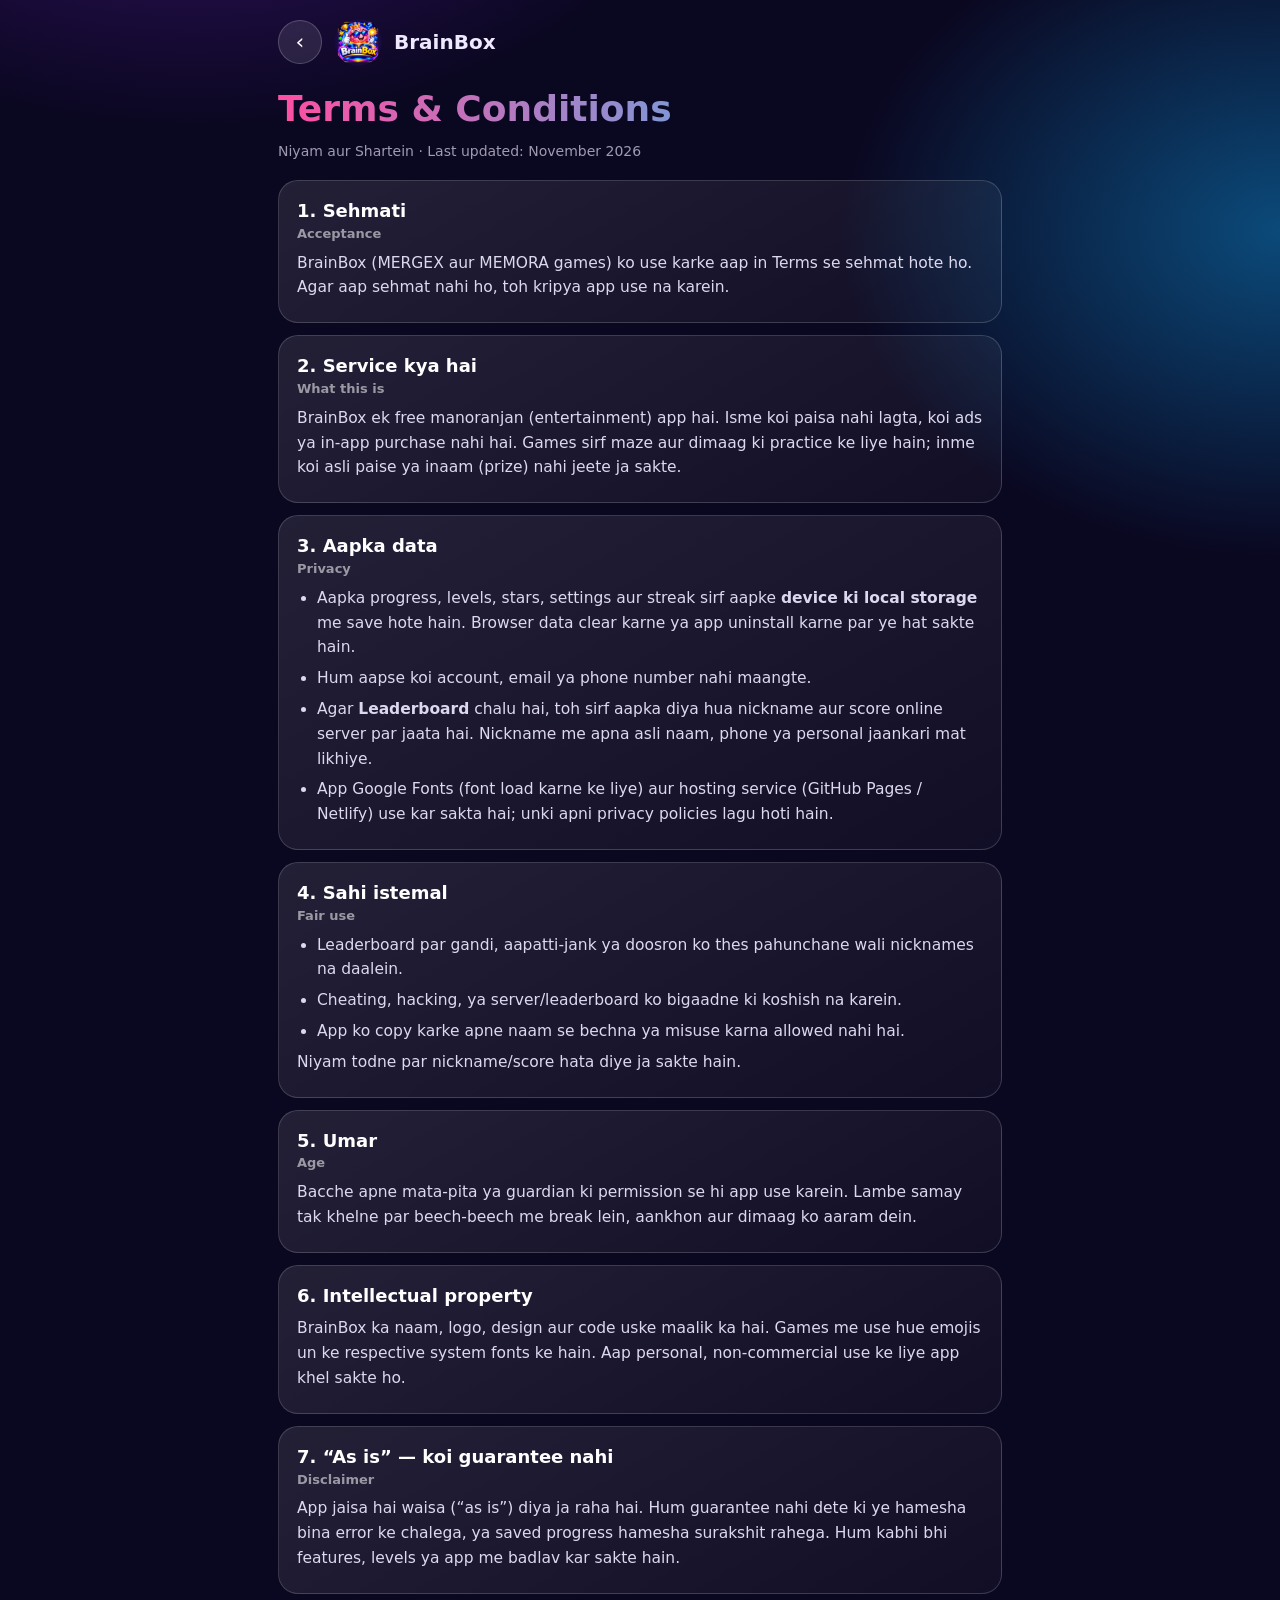
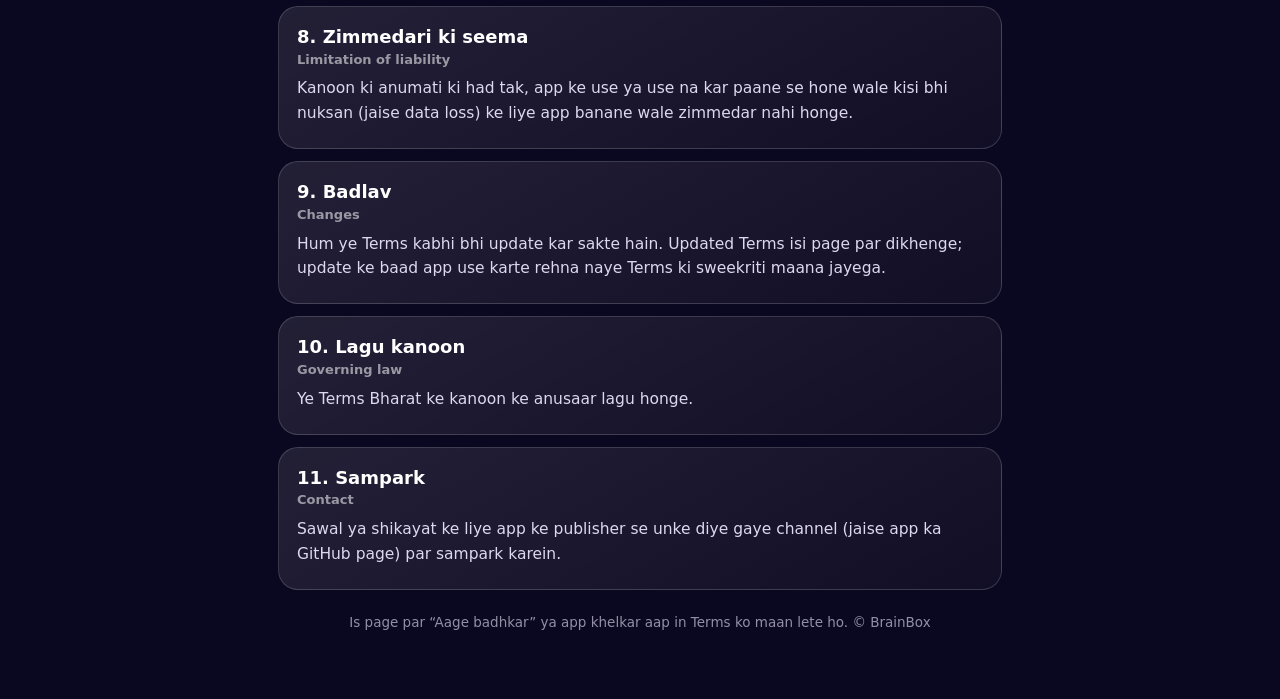
<file: terms.html>
<!DOCTYPE html>
<html lang="hi">
<head>
<meta charset="UTF-8">
<meta name="viewport" content="width=device-width,initial-scale=1,viewport-fit=cover">
<meta name="theme-color" content="#0a0720">
<title>Terms &amp; Conditions · BrainBox</title>
<link rel="icon" type="image/png" href="favicon.png">
<link rel="manifest" href="manifest.json">
<style>
:root{--a1:#ff4fa3;--a2:#18d2ff}
*{box-sizing:border-box}
body{margin:0;font-family:Outfit,system-ui,-apple-system,Segoe UI,Roboto,sans-serif;color:#eee9ff;background:radial-gradient(900px 600px at 15% -10%,#3b1470 0,transparent 60%),radial-gradient(800px 600px at 100% 10%,#0b4a7a 0,transparent 55%),#0a0720;min-height:100vh;line-height:1.6}
.wrap{max-width:760px;margin:0 auto;padding:max(18px,env(safe-area-inset-top)) 18px 60px}
.top{display:flex;align-items:center;gap:12px;margin-bottom:14px}
.back{width:44px;height:44px;border-radius:50%;display:flex;align-items:center;justify-content:center;background:rgba(255,255,255,.1);border:1px solid rgba(255,255,255,.2);color:#fff;text-decoration:none;font-size:22px}
.top img{width:48px;height:48px;border-radius:50%}
h1{font-size:clamp(26px,7vw,36px);margin:6px 0 2px;background:linear-gradient(90deg,var(--a1),var(--a2));-webkit-background-clip:text;background-clip:text;color:transparent}
.upd{opacity:.65;font-size:14px;margin-bottom:18px}
.card{background:linear-gradient(150deg,rgba(255,255,255,.1),rgba(255,255,255,.03));border:1px solid rgba(255,255,255,.16);border-radius:20px;padding:16px 18px;margin:12px 0}
h2{font-size:18px;margin:0 0 6px;color:#fff}
p,li{font-size:15.5px;opacity:.92;margin:6px 0}
ul{padding-left:20px;margin:6px 0}
.note{font-size:13.5px;opacity:.6;margin-top:22px;text-align:center}
.en{opacity:.55;font-size:13px;display:block;margin-top:-2px}
</style>
</head>
<body>
<div class="wrap">
 <div class="top"><a class="back" href="index.html" aria-label="Back">‹</a><img src="logo-round.png" alt=""><b style="font-size:20px">BrainBox</b></div>
 <h1>Terms &amp; Conditions</h1>
 <div class="upd">Niyam aur Shartein · Last updated: November 2026</div>

 <div class="card"><h2>1. Sehmati <span class="en">Acceptance</span></h2>
  <p>BrainBox (MERGEX aur MEMORA games) ko use karke aap in Terms se sehmat hote ho. Agar aap sehmat nahi ho, toh kripya app use na karein.</p></div>

 <div class="card"><h2>2. Service kya hai <span class="en">What this is</span></h2>
  <p>BrainBox ek free manoranjan (entertainment) app hai. Isme koi paisa nahi lagta, koi ads ya in-app purchase nahi hai. Games sirf maze aur dimaag ki practice ke liye hain; inme koi asli paise ya inaam (prize) nahi jeete ja sakte.</p></div>

 <div class="card"><h2>3. Aapka data <span class="en">Privacy</span></h2>
  <ul>
   <li>Aapka progress, levels, stars, settings aur streak sirf aapke <b>device ki local storage</b> me save hote hain. Browser data clear karne ya app uninstall karne par ye hat sakte hain.</li>
   <li>Hum aapse koi account, email ya phone number nahi maangte.</li>
   <li>Agar <b>Leaderboard</b> chalu hai, toh sirf aapka diya hua nickname aur score online server par jaata hai. Nickname me apna asli naam, phone ya personal jaankari mat likhiye.</li>
   <li>App Google Fonts (font load karne ke liye) aur hosting service (GitHub Pages / Netlify) use kar sakta hai; unki apni privacy policies lagu hoti hain.</li>
  </ul></div>

 <div class="card"><h2>4. Sahi istemal <span class="en">Fair use</span></h2>
  <ul>
   <li>Leaderboard par gandi, aapatti-jank ya doosron ko thes pahunchane wali nicknames na daalein.</li>
   <li>Cheating, hacking, ya server/leaderboard ko bigaadne ki koshish na karein.</li>
   <li>App ko copy karke apne naam se bechna ya misuse karna allowed nahi hai.</li>
  </ul>
  <p>Niyam todne par nickname/score hata diye ja sakte hain.</p></div>

 <div class="card"><h2>5. Umar <span class="en">Age</span></h2>
  <p>Bacche apne mata-pita ya guardian ki permission se hi app use karein. Lambe samay tak khelne par beech-beech me break lein, aankhon aur dimaag ko aaram dein.</p></div>

 <div class="card"><h2>6. Intellectual property</h2>
  <p>BrainBox ka naam, logo, design aur code uske maalik ka hai. Games me use hue emojis un ke respective system fonts ke hain. Aap personal, non-commercial use ke liye app khel sakte ho.</p></div>

 <div class="card"><h2>7. “As is” — koi guarantee nahi <span class="en">Disclaimer</span></h2>
  <p>App jaisa hai waisa (“as is”) diya ja raha hai. Hum guarantee nahi dete ki ye hamesha bina error ke chalega, ya saved progress hamesha surakshit rahega. Hum kabhi bhi features, levels ya app me badlav kar sakte hain.</p></div>

 <div class="card"><h2>8. Zimmedari ki seema <span class="en">Limitation of liability</span></h2>
  <p>Kanoon ki anumati ki had tak, app ke use ya use na kar paane se hone wale kisi bhi nuksan (jaise data loss) ke liye app banane wale zimmedar nahi honge.</p></div>

 <div class="card"><h2>9. Badlav <span class="en">Changes</span></h2>
  <p>Hum ye Terms kabhi bhi update kar sakte hain. Updated Terms isi page par dikhenge; update ke baad app use karte rehna naye Terms ki sweekriti maana jayega.</p></div>

 <div class="card"><h2>10. Lagu kanoon <span class="en">Governing law</span></h2>
  <p>Ye Terms Bharat ke kanoon ke anusaar lagu honge.</p></div>

 <div class="card"><h2>11. Sampark <span class="en">Contact</span></h2>
  <p>Sawal ya shikayat ke liye app ke publisher se unke diye gaye channel (jaise app ka GitHub page) par sampark karein.</p></div>

 <p class="note">Is page par “Aage badhkar” ya app khelkar aap in Terms ko maan lete ho. © BrainBox</p>
</div>
</body>
</html>
</file>
<file: ui.css>
/* BrainBox shared UI */
*{box-sizing:border-box;-webkit-tap-highlight-color:transparent}
html,body{height:100%;margin:0;overflow:hidden;overscroll-behavior:none}
body{--a1:hsl(270 85% 62%);--a2:hsl(325 85% 60%);font-family:'Outfit',system-ui,sans-serif;color:#fff;user-select:none;-webkit-user-select:none;
 background:radial-gradient(120% 80% at 50% -10%,#241256 0%,#0d0828 42%,#04030d 100%)}
#bg{position:fixed;inset:0;overflow:hidden;z-index:0;pointer-events:none}
#bg i{position:absolute;border-radius:50%;filter:blur(80px);opacity:.5;animation:float 16s ease-in-out infinite;transition:background 1.2s}
#bg i:nth-child(1){width:380px;height:380px;background:var(--a1);top:-110px;left:-90px}
#bg i:nth-child(2){width:340px;height:340px;background:var(--a2);bottom:-80px;right:-80px;animation-delay:-6s}
#bg i:nth-child(3){width:260px;height:260px;background:var(--a1);top:42%;left:52%;animation-delay:-10s;opacity:.28}
@keyframes float{0%,100%{transform:translate(0,0) scale(1)}50%{transform:translate(46px,-56px) scale(1.22)}}
#sky{position:fixed;inset:0;width:100%;height:100%;z-index:0;pointer-events:none}
#fx{position:fixed;inset:0;pointer-events:none;z-index:60}
#app{position:fixed;inset:0;max-width:560px;margin:auto;z-index:1}
.screen{position:absolute;inset:0;display:none;flex-direction:column;padding:max(14px,env(safe-area-inset-top)) 16px max(14px,env(safe-area-inset-bottom))}
.screen.active{display:flex;animation:fade .45s ease}
@keyframes fade{from{opacity:0;transform:translateY(14px) scale(.99)}to{opacity:1;transform:none}}

button{font-family:inherit;color:#fff;cursor:pointer;border:0}
button:disabled{cursor:default}
.btn{position:relative;overflow:hidden;width:100%;padding:15px;margin:0;font-size:17px;font-weight:700;border-radius:18px;background:rgba(255,255,255,.09);border:1px solid rgba(255,255,255,.18);backdrop-filter:blur(14px);-webkit-backdrop-filter:blur(14px);transition:transform .15s,background .2s;text-decoration:none;display:block;text-align:center}
.btn:active{transform:scale(.96)}
.btn small{display:block;opacity:.75;font-weight:500;font-size:13px;margin-top:2px}
.btn.primary{border:0;background:linear-gradient(120deg,var(--a1),var(--a2),var(--a1));background-size:220% 100%;animation:bgmove 5s linear infinite;box-shadow:0 12px 34px -10px var(--a1),inset 0 1px 0 rgba(255,255,255,.35);font-weight:900}
.btn.primary::after{content:"";position:absolute;inset:0;background:linear-gradient(110deg,transparent 30%,rgba(255,255,255,.4) 50%,transparent 70%);transform:translateX(-130%);animation:sweepb 3.2s ease-in-out infinite}
@keyframes bgmove{to{background-position:-220% 0}}
@keyframes sweepb{0%,55%{transform:translateX(-130%)}100%{transform:translateX(130%)}}
.btn.ghost{background:transparent;border-color:transparent}
.btn.big{display:flex;align-items:center;justify-content:center;gap:12px;padding:16px 14px;font-size:18px;font-weight:800;letter-spacing:.03em}
.btn.big .bi{font-size:26px}
.btn.big .bt{text-align:left}
.icon{width:44px;height:44px;border-radius:14px;background:rgba(255,255,255,.1);border:1px solid rgba(255,255,255,.16);font-size:18px;backdrop-filter:blur(10px);flex:none;display:flex;align-items:center;justify-content:center;text-decoration:none;color:#fff}
.icon:disabled{opacity:.3}
.icon:active:not(:disabled){transform:scale(.92)}

.topbar{display:flex;align-items:center;gap:10px}
.pbar{flex:1;display:flex;align-items:center;gap:10px;background:rgba(255,255,255,.08);border:1px solid rgba(255,255,255,.15);border-radius:14px;padding:0 12px;height:44px;backdrop-filter:blur(10px);min-width:0;font-weight:700;font-size:14px}
.pbar b{font-weight:900;white-space:nowrap}
.xp{flex:1;height:8px;border-radius:6px;background:rgba(255,255,255,.15);overflow:hidden;min-width:30px}
.xp i{display:block;height:100%;border-radius:6px;background:linear-gradient(90deg,var(--a1),var(--a2));transition:width .8s}

.hero{display:flex;flex-direction:column;align-items:center;text-align:center;margin:auto 0;padding:10px 0}
.floaty{animation:bobl 4s ease-in-out infinite;filter:drop-shadow(0 0 22px var(--a1)) drop-shadow(0 12px 18px rgba(0,0,0,.5))}
@keyframes bobl{50%{transform:translateY(-10px) rotate(1.5deg)}}
.wordmark{position:relative;font-weight:900;font-size:clamp(38px,12vw,58px);letter-spacing:.1em;line-height:1.05;margin-top:6px;padding-left:.1em;
 background:linear-gradient(90deg,#fff,var(--a1),var(--a2),#fff);background-size:250% 100%;-webkit-background-clip:text;background-clip:text;color:transparent;animation:shine 5s linear infinite;filter:drop-shadow(0 0 18px var(--a1))}
@keyframes shine{to{background-position:-250% 0}}
.glitch::before,.glitch::after{content:attr(data-text);position:absolute;left:0;top:0;width:100%;height:100%;background:none;opacity:0;padding-left:.1em}
.glitch::before{color:#00f0ff;-webkit-text-fill-color:#00f0ff;animation:gl1 4.5s infinite steps(1)}
.glitch::after{color:#ff2d95;-webkit-text-fill-color:#ff2d95;animation:gl2 4.5s infinite steps(1)}
@keyframes gl1{0%,90%,100%{opacity:0;transform:none}91%{opacity:.9;transform:translate(-4px,1px);clip-path:inset(8% 0 58% 0)}94%{opacity:.9;transform:translate(3px,-1px);clip-path:inset(62% 0 6% 0)}97%{opacity:0}}
@keyframes gl2{0%,92%,100%{opacity:0;transform:none}93%{opacity:.9;transform:translate(4px,-1px);clip-path:inset(50% 0 20% 0)}96%{opacity:.9;transform:translate(-3px,1px);clip-path:inset(12% 0 60% 0)}98%{opacity:0}}
.tagline{opacity:.75;font-size:15px;letter-spacing:.08em;margin-top:6px;font-weight:600}
.menu{display:grid;gap:10px;padding-bottom:4px}
.row2{display:flex;gap:10px}
.row2>*{flex:1}

/* HUD */
.hud{display:flex;align-items:center;gap:10px}
.hud-mid{flex:1;text-align:center;min-width:0}
#lvlName,#modeName{font-weight:900;font-size:17px;white-space:nowrap;overflow:hidden;text-overflow:ellipsis}
.tag-mod{font-size:12px;font-weight:700;opacity:.9;letter-spacing:.05em}
.combo{height:20px;font-weight:900;color:#ffd166;text-shadow:0 0 14px #ff9f1c;font-size:15px}
.combo.pulse{animation:cpulse .4s}
@keyframes cpulse{50%{transform:scale(1.4)}}
.scorebox,.box{background:rgba(255,255,255,.1);border:1px solid rgba(255,255,255,.16);border-radius:14px;padding:5px 12px;text-align:center;min-width:70px;backdrop-filter:blur(10px)}
.scorebox small,.box small{display:block;opacity:.6;font-size:10px;letter-spacing:2px}
.scorebox b,.box b{font-size:21px;font-weight:900;display:inline-block}
.bump{animation:cpulse .3s}
.track{flex:1;height:10px;border-radius:9px;background:rgba(255,255,255,.12);overflow:hidden}
.power{display:flex;align-items:center;gap:8px;padding-top:10px}
.pw{flex:1;white-space:nowrap;padding:12px 4px;border-radius:15px;background:rgba(255,255,255,.1);border:1px solid rgba(255,255,255,.17);font-weight:800;font-size:14px;backdrop-filter:blur(10px);transition:.15s}
.pw em{font-style:normal;background:linear-gradient(135deg,var(--a1),var(--a2));border-radius:9px;padding:1px 8px;margin-left:3px}
.pw:disabled{opacity:.35}.pw:active:not(:disabled){transform:scale(.95)}

/* world map */
.wm-head{display:flex;align-items:center;gap:10px;margin:10px 0}
.wm-title{flex:1;text-align:center;line-height:1.15}
.wm-title span{font-size:28px;display:block}
.wm-title b{font-size:21px;font-weight:900}
.wm-title small{display:block;opacity:.65;font-size:12px}
.wm-scroll{flex:1;overflow:auto;border-radius:22px;background:rgba(255,255,255,.04);border:1px solid rgba(255,255,255,.1);padding:10px;scrollbar-width:none}
.wm-scroll::-webkit-scrollbar{display:none}
.wm-path{position:relative;width:100%}
.wm-path svg{position:absolute;inset:0;width:100%;height:100%}
.wm-path polyline{fill:none;stroke:rgba(255,255,255,.3);stroke-width:4;stroke-dasharray:2 11;stroke-linecap:round;vector-effect:non-scaling-stroke}
.node{position:absolute;width:68px;height:68px;border-radius:50%;background:rgba(255,255,255,.1);border:2px solid rgba(255,255,255,.25);display:flex;flex-direction:column;align-items:center;justify-content:center;line-height:1;transition:transform .15s;backdrop-filter:blur(6px)}
.node:active:not(:disabled){transform:scale(.92)}
.node b{font-size:23px;font-weight:900}
.node small{font-size:9px;opacity:.8;margin-top:3px;white-space:nowrap;font-weight:600}
.node span{position:absolute;bottom:-17px;color:#ffd166;font-size:12px;letter-spacing:2px;white-space:nowrap}
.node.done{background:linear-gradient(145deg,var(--a1),var(--a2));border-color:rgba(255,255,255,.55)}
.node.cur{background:linear-gradient(145deg,var(--a1),var(--a2));border-color:#fff;animation:nodepulse 1.5s infinite}
@keyframes nodepulse{0%{box-shadow:0 0 0 0 var(--a1)}70%{box-shadow:0 0 0 20px transparent}100%{box-shadow:0 0 0 0 transparent}}
.node.lock{opacity:.45}
.node.boss{border-color:#ffd166;box-shadow:0 0 22px rgba(255,209,102,.45)}
.node.boss::before{content:"👑";position:absolute;top:-19px;font-size:20px}

/* modal */
.modal{position:fixed;inset:0;display:none;align-items:center;justify-content:center;background:rgba(4,3,14,.74);backdrop-filter:blur(9px);-webkit-backdrop-filter:blur(9px);z-index:80}
.modal.show{display:flex}
.sheet{width:min(92vw,390px);max-height:92vh;overflow:auto;padding:24px 20px;border-radius:30px;background:linear-gradient(160deg,rgba(255,255,255,.16),rgba(255,255,255,.05));border:1px solid rgba(255,255,255,.24);box-shadow:0 30px 90px rgba(0,0,0,.65),0 0 60px -20px var(--a1);text-align:center;animation:rise .45s cubic-bezier(.2,1.3,.4,1)}
.sheet .btn{margin:6px 0}
@keyframes rise{from{opacity:0;transform:translateY(40px) scale(.9)}to{opacity:1;transform:none}}
.sheet h2{margin:4px 0 6px;font-size:27px;font-weight:900}
.sheet h3{margin:16px 0 8px;opacity:.7;font-size:13px;letter-spacing:2px}
.big{font-size:62px;animation:bounce 1s ease infinite;line-height:1.1}
@keyframes bounce{50%{transform:translateY(-10px) scale(1.1)}}
.stars{display:flex;justify-content:center;gap:8px;margin:8px 0 12px}
.stars i{font-style:normal;font-size:48px;color:rgba(255,255,255,.2);transform:scale(0);animation:starIn .5s forwards;animation-delay:var(--d)}
.stars i.on{color:#ffd166;text-shadow:0 0 24px #ff9f1c}
@keyframes starIn{60%{transform:scale(1.4)}100%{transform:scale(1)}}
.grid2{display:grid;grid-template-columns:1fr 1fr;gap:10px;margin:10px 0 12px}
.grid2 div{background:rgba(255,255,255,.09);border-radius:15px;padding:10px}
.grid2 small{display:block;opacity:.65;font-size:12px}
.grid2 b{font-size:22px;font-weight:900}
.xpchip{display:inline-block;background:linear-gradient(135deg,var(--a1),var(--a2));border-radius:20px;padding:5px 14px;font-weight:800;margin-bottom:8px}
.row{display:flex;justify-content:space-between;align-items:center;padding:10px 0;font-weight:600}
.tog{padding:8px 18px;border-radius:20px;background:rgba(255,255,255,.12);font-weight:800}
.tog.on{background:linear-gradient(135deg,var(--a1),var(--a2))}
.toast{position:fixed;left:50%;bottom:90px;transform:translateX(-50%);background:rgba(0,0,0,.82);padding:10px 18px;border-radius:20px;z-index:90;font-weight:600;animation:fade .3s;white-space:nowrap;max-width:92vw;overflow:hidden;text-overflow:ellipsis}
.banner{position:fixed;left:0;right:0;top:24%;text-align:center;z-index:85;pointer-events:none;animation:bannerin 1.8s ease both}
.banner b{display:inline-block;font-size:clamp(30px,10vw,46px);font-weight:900;letter-spacing:.08em;padding:6px 20px;background:linear-gradient(90deg,#fff,var(--a1),var(--a2));-webkit-background-clip:text;background-clip:text;color:transparent;filter:drop-shadow(0 0 20px var(--a1)) drop-shadow(0 4px 8px rgba(0,0,0,.6))}
.banner small{display:block;font-weight:700;opacity:.9;font-size:15px;text-shadow:0 2px 8px #000}
@keyframes bannerin{0%{opacity:0;transform:scale(.5)}15%{opacity:1;transform:scale(1.12)}25%{transform:scale(1)}80%{opacity:1}100%{opacity:0;transform:scale(1.1) translateY(-14px)}}
.float{position:fixed;transform:translate(-50%,-50%);font-weight:900;font-size:20px;color:#ffd166;text-shadow:0 2px 12px #000;pointer-events:none;z-index:70;animation:fup .9s ease-out forwards;white-space:nowrap}
@keyframes fup{to{transform:translate(-50%,-190%);opacity:0}}

/* ---- v3 animation helpers ---- */
.ringfx{position:fixed;width:20px;height:20px;margin:-10px 0 0 -10px;border-radius:50%;border:3px solid var(--rc,#fff);box-shadow:0 0 18px var(--rc,#fff),inset 0 0 12px var(--rc,#fff);pointer-events:none;z-index:60;animation:ringx .7s ease-out forwards}
@keyframes ringx{from{opacity:.95;transform:scale(1)}to{opacity:0;transform:scale(var(--rs,9))}}
.flashfx{position:fixed;inset:0;pointer-events:none;z-index:70;background:var(--fc,#fff);opacity:0;animation:flashx .45s ease-out forwards}
@keyframes flashx{0%{opacity:.5}100%{opacity:0}}
.shakefx{animation:shakex .4s cubic-bezier(.36,.07,.19,.97) both}
@keyframes shakex{10%,90%{transform:translate(-1px,0)}20%,80%{transform:translate(3px,-2px)}30%,50%,70%{transform:translate(-6px,3px)}40%,60%{transform:translate(6px,-3px)}}
.rip{position:absolute;border-radius:50%;background:rgba(255,255,255,.4);transform:scale(0);animation:ripx .55s ease-out forwards;pointer-events:none}
@keyframes ripx{to{transform:scale(3.2);opacity:0}}
.btn,.icon,.pw{position:relative;overflow:hidden}
.vig{position:fixed;inset:0;pointer-events:none;z-index:40;opacity:0;transition:opacity .4s;box-shadow:inset 0 0 120px 30px rgba(255,30,60,.55)}
.vig.on{opacity:1;animation:vigp .9s ease-in-out infinite}
@keyframes vigp{50%{opacity:.45}}
.beatx{animation:beatx .35s ease-out}
@keyframes beatx{0%{transform:scale(1.06);filter:brightness(1.3)}100%{transform:none;filter:none}}
#bg i.bp{animation-play-state:running;opacity:.95!important}
.sparkle{position:fixed;pointer-events:none;z-index:80;font-size:22px;animation:spk 1.1s ease-out forwards}
@keyframes spk{0%{opacity:0;transform:translate(0,0) scale(.2) rotate(0)}30%{opacity:1}100%{opacity:0;transform:translate(var(--dx),var(--dy)) scale(1.3) rotate(260deg)}}
</file>
